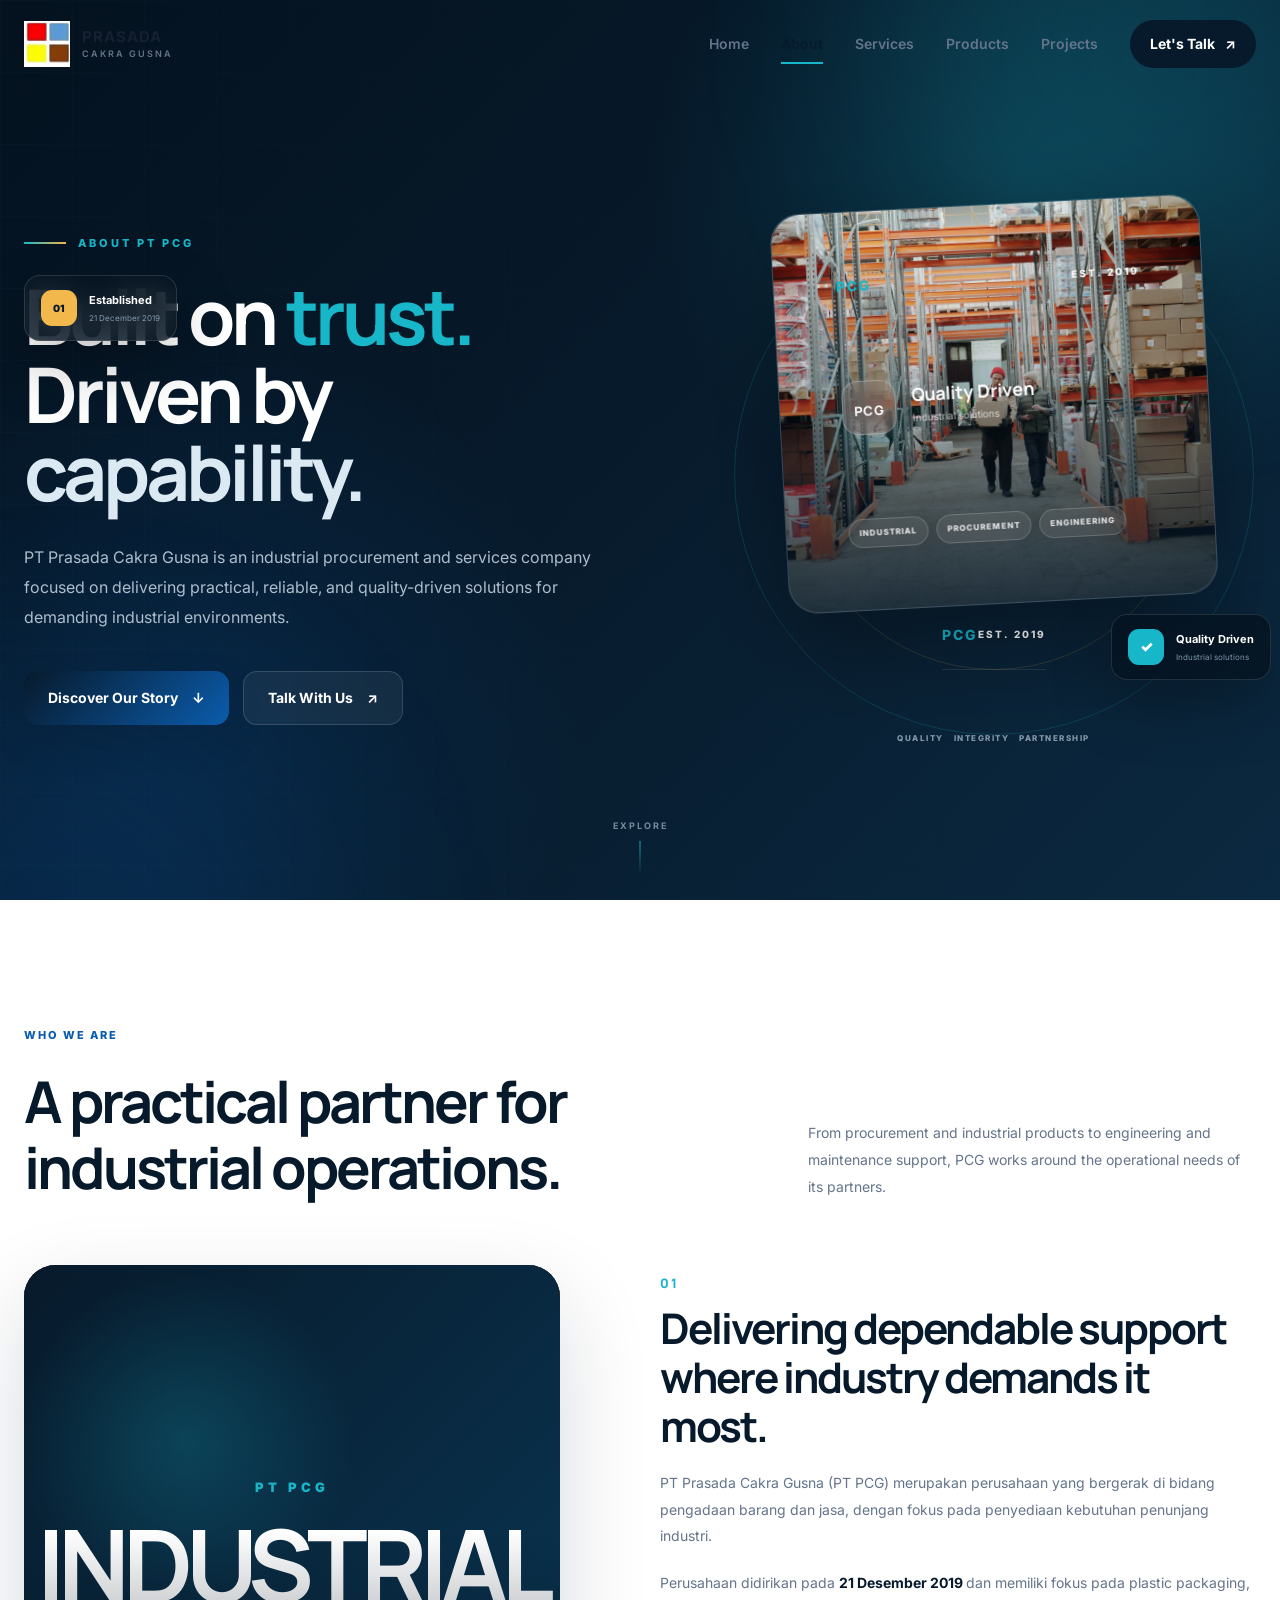
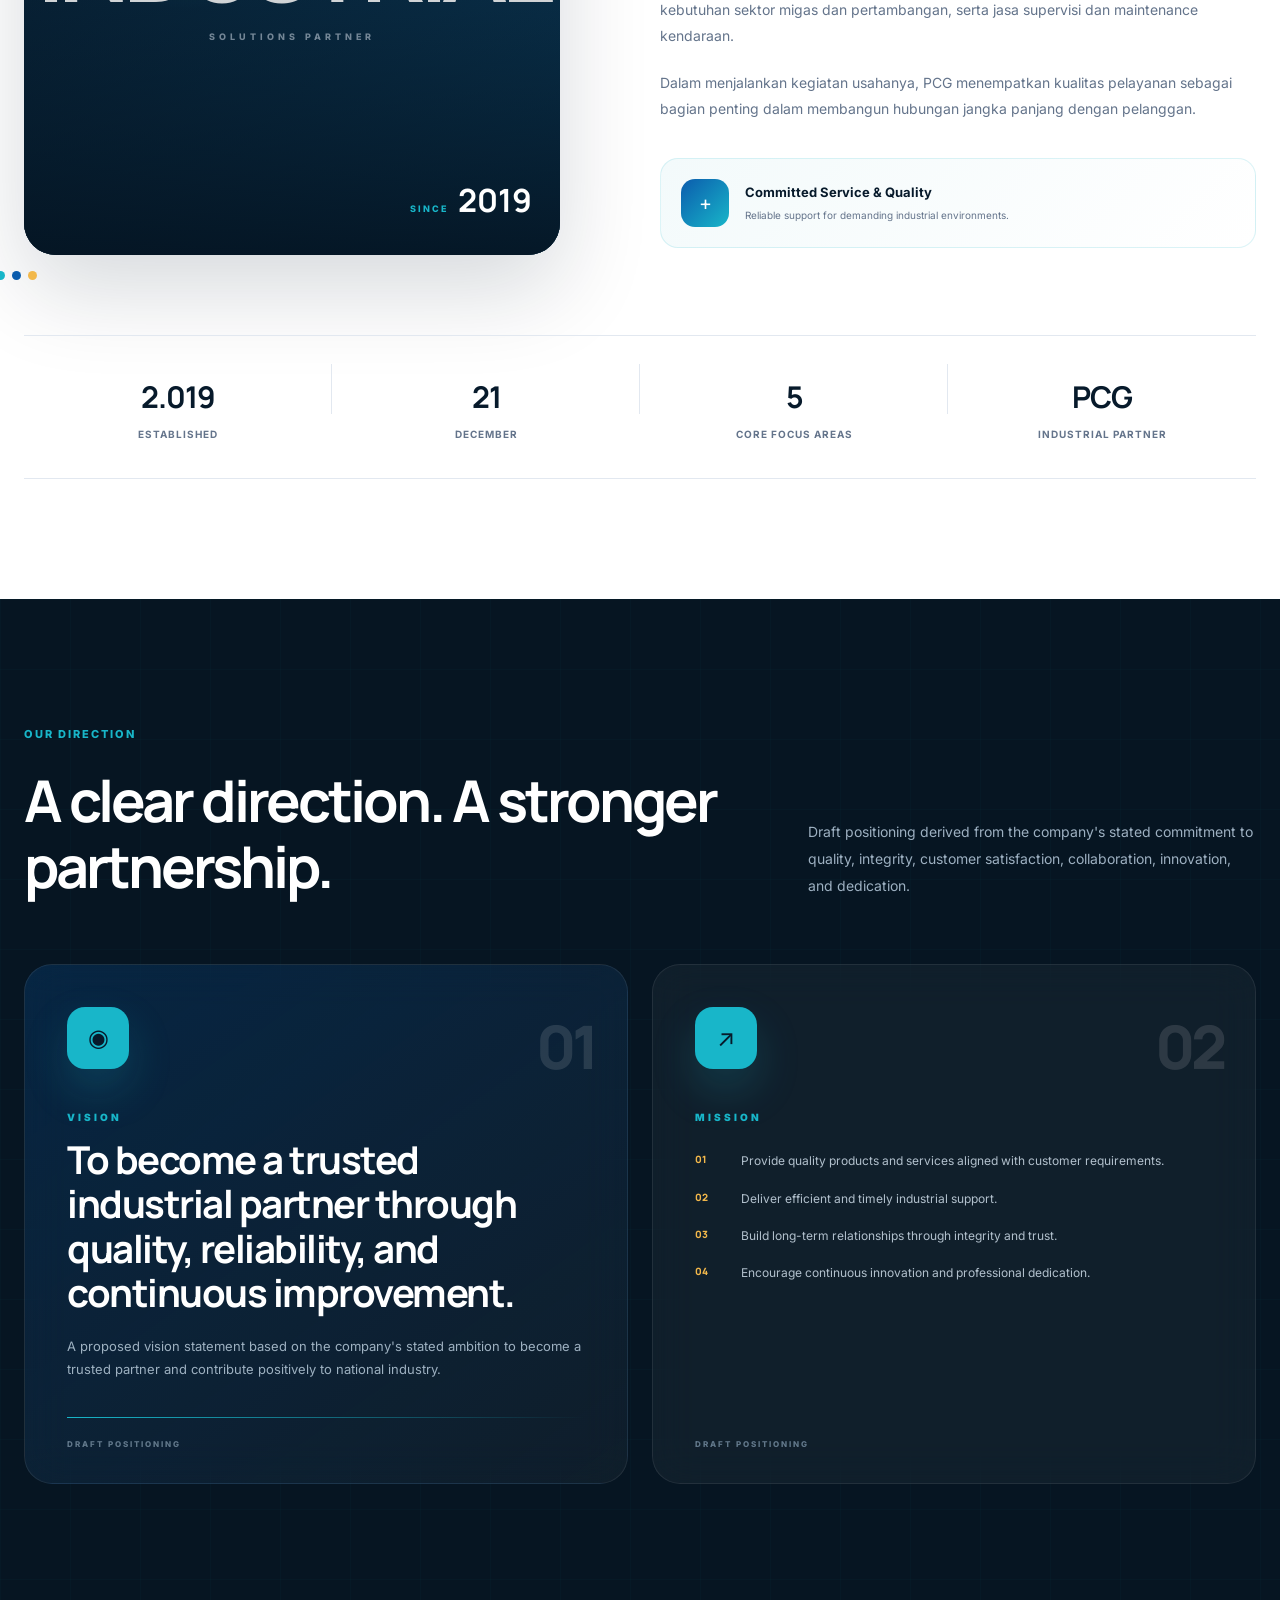
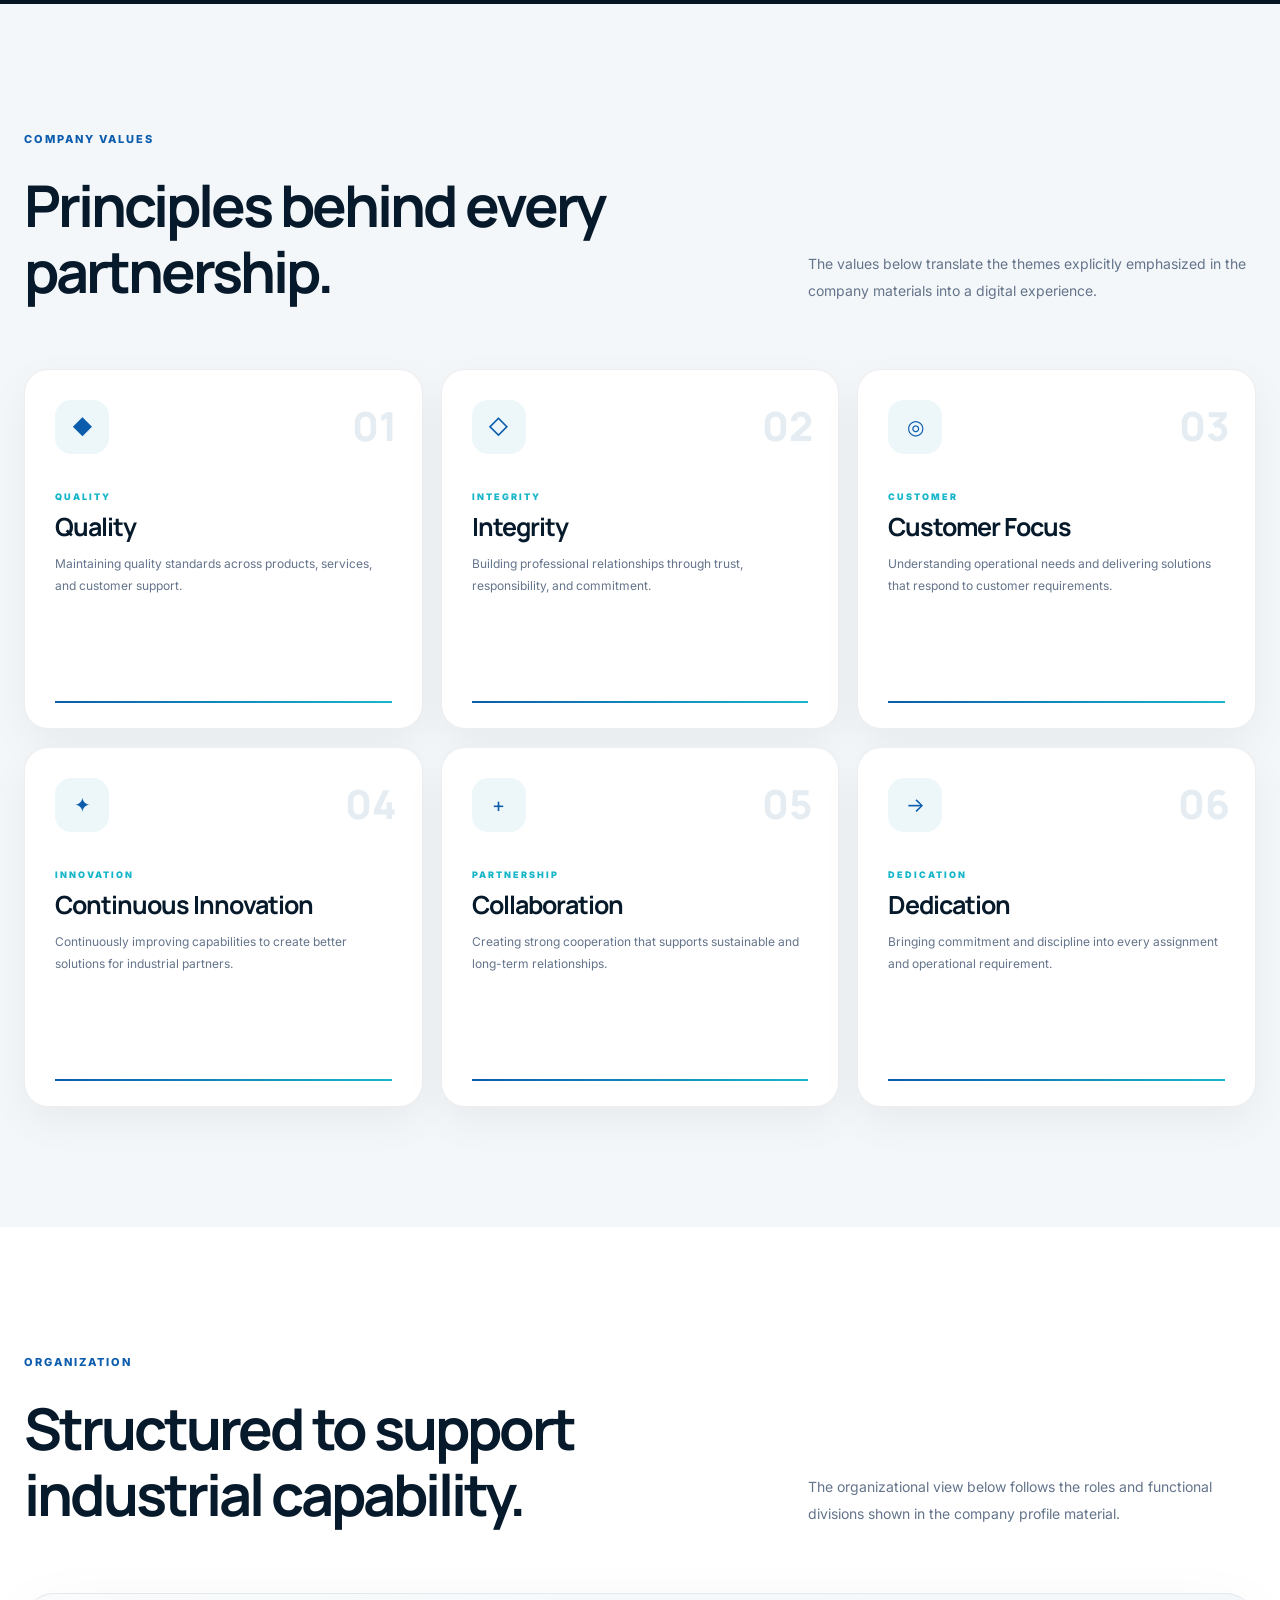
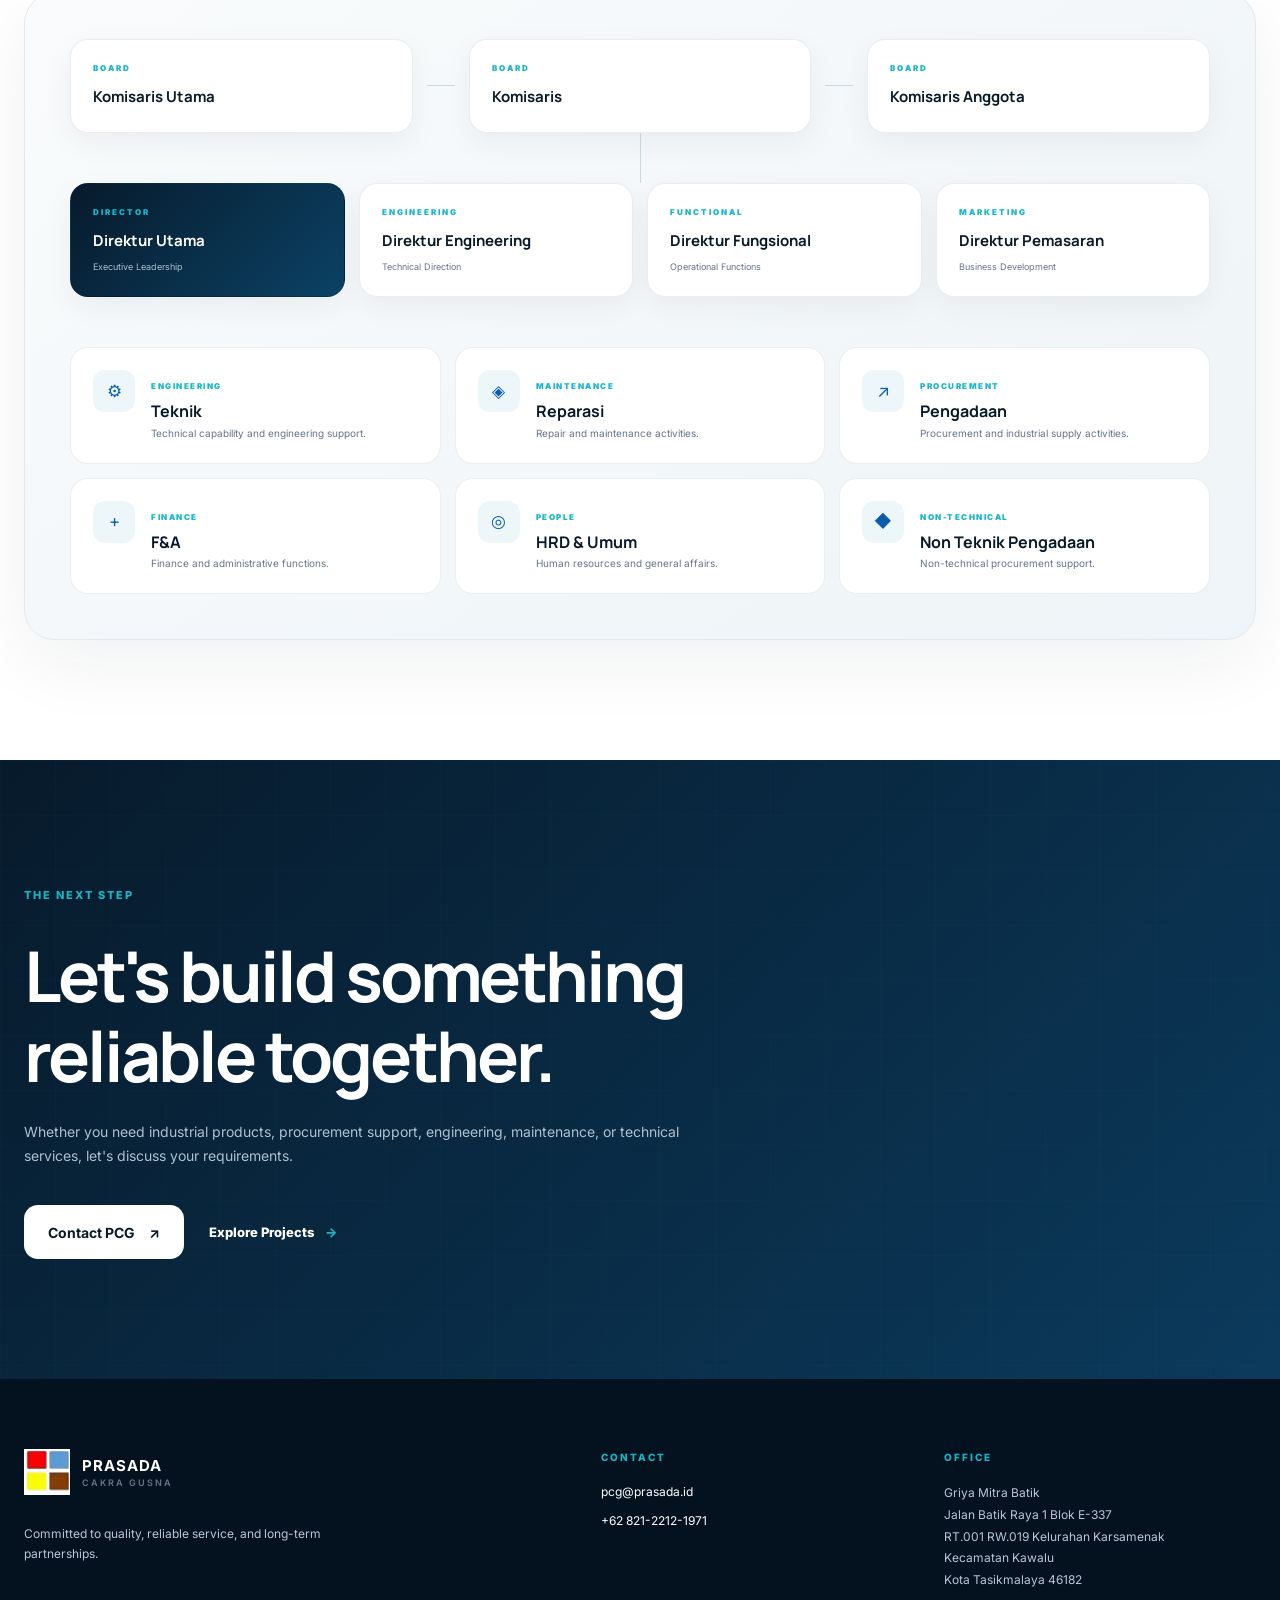
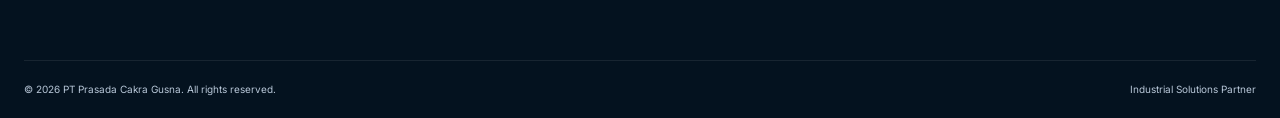
<file: about.html>
<!-- ==========================================================
    FILE: about.html
    PT PRASADA CAKRA GUSNA
    Premium About Experience
=========================================================== -->

<!DOCTYPE html>
<html lang="id">

<head>

    <meta charset="UTF-8">

    <meta
        name="viewport"
        content="width=device-width, initial-scale=1.0">

    <meta
        name="description"
        content="Discover PT Prasada Cakra Gusna — industrial procurement, engineering, technical services, and industrial support partner.">

    <meta
        name="theme-color"
        content="#071A2B">

    <title>
        About | PT Prasada Cakra Gusna
    </title>


    <!-- ======================================================
        GOOGLE FONTS
    ======================================================= -->

    <link rel="preconnect" href="https://fonts.googleapis.com">

    <link
        rel="preconnect"
        href="https://fonts.gstatic.com"
        crossorigin>

    <link
        href="https://fonts.googleapis.com/css2?family=Inter:wght@400;500;600;700&family=Manrope:wght@500;600;700;800&display=swap"
        rel="stylesheet">


    <!-- ======================================================
        MAIN CSS
    ======================================================= -->

    <link
        rel="stylesheet"
        href="css/style.css">


    <!-- ======================================================
        ABOUT CSS
    ======================================================= -->

    <link
        rel="stylesheet"
        href="css/about.css">

</head>


<body class="about-page">


    <!-- ======================================================
        PAGE LOADER
    ======================================================= -->

    <div
        id="pageLoader"
        class="page-loader">

        <div class="loader-inner">

            <div class="loader-logo">
                PCG
            </div>

            <div class="loader-line"></div>

        </div>

    </div>


    <!-- ======================================================
        NAVBAR
    ======================================================= -->

    <header
        id="navbar"
        class="navbar">

        <div class="container navbar-inner">

            <a
                href="index.html"
                class="brand">

                <img
                    src="assets/logo/pcg-logo.png"
                    alt="PT Prasada Cakra Gusna"
                    class="brand-logo">

                <div class="brand-text">

                    <strong>
                        PRASADA
                    </strong>

                    <span>
                        CAKRA GUSNA
                    </span>

                </div>

            </a>


            <!-- Desktop Navigation -->

            <nav class="desktop-nav">

                <a
                    href="index.html"
                    class="nav-link">

                    Home

                </a>


                <a
                    href="about.html"
                    class="nav-link active">

                    About

                </a>


                <a
                    href="index.html#services"
                    class="nav-link">

                    Services

                </a>


                <a
                    href="index.html#products"
                    class="nav-link">

                    Products

                </a>


                <a
                    href="index.html#projects"
                    class="nav-link">

                    Projects

                </a>


                <a
                    href="index.html#contact"
                    class="nav-cta">

                    Let's Talk

                    <span>
                        ↗
                    </span>

                </a>

            </nav>


            <!-- Mobile Button -->

            <button
                id="mobileMenuButton"
                class="mobile-menu-button"
                type="button"
                aria-label="Open navigation menu"
                aria-expanded="false">

                <span></span>
                <span></span>
                <span></span>

            </button>

        </div>


        <!-- Mobile Navigation -->

        <div
            id="mobileMenu"
            class="mobile-menu">

            <a href="index.html">
                Home
            </a>

            <a href="about.html">
                About
            </a>

            <a href="index.html#services">
                Services
            </a>

            <a href="index.html#products">
                Products
            </a>

            <a href="index.html#projects">
                Projects
            </a>

            <a href="index.html#contact">
                Contact
            </a>

        </div>

    </header>


    <!-- ======================================================
        MAIN
    ======================================================= -->

    <main>


        <!-- ==================================================
            ABOUT HERO
        =================================================== -->

        <section class="about-hero">

            <div class="about-hero-grid"></div>

            <div class="about-hero-glow about-hero-glow-one"></div>

            <div class="about-hero-glow about-hero-glow-two"></div>


            <div class="container about-hero-inner">


                <div class="about-hero-copy reveal">

                    <span class="about-kicker">

                        <span class="about-kicker-line"></span>

                        ABOUT PT PCG

                    </span>


                    <h1>

                        Built on
                        <span>
                            trust.
                        </span>

                        Driven by
                        <strong>
                            capability.
                        </strong>

                    </h1>


                    <p>

                        PT Prasada Cakra Gusna is an industrial
                        procurement and services company focused
                        on delivering practical, reliable, and
                        quality-driven solutions for demanding
                        industrial environments.

                    </p>


                    <div class="about-hero-actions">

                        <a
                            href="#company-story"
                            class="button button-primary">

                            Discover Our Story

                            <span>
                                ↓
                            </span>

                        </a>


                        <a
                            href="index.html#contact"
                            class="button button-secondary">

                            Talk With Us

                            <span>
                                ↗
                            </span>

                        </a>

                    </div>

                </div>


                <!-- Hero Visual -->

                <div
                    class="about-hero-visual reveal">


                    <div class="about-orbit orbit-large"></div>

                    <div class="about-orbit orbit-medium"></div>


                    <div class="about-hero-card">

                        <div class="about-card-image">

                            <img
                                src="assets/images/about/about.png"
                                alt="PT Prasada Cakra Gusna industrial operations"
                                loading="eager">

                            <div class="about-card-image-overlay"></div>

                        </div>


                        <div class="about-card-content">

                            <div class="about-card-top">

                                <span>
                                    PCG
                                </span>

                                <span>
                                    EST. 2019
                                </span>

                            </div>


                            <div class="about-card-main">

                                <div class="about-card-symbol">

                                    <span>
                                        PCG
                                    </span>

                                </div>


                                <div>

                                    <strong>
                                        Quality Driven
                                    </strong>

                                    <small>
                                        Industrial solutions
                                    </small>

                                </div>

                            </div>


                            <div class="about-card-bottom">

                                <span>
                                    INDUSTRIAL
                                </span>

                                <span>
                                    PROCUREMENT
                                </span>

                                <span>
                                    ENGINEERING
                                </span>

                            </div>

                        </div>

                    </div>
                        <div class="about-card-top">

                            <span>
                                PCG
                            </span>

                            <span>
                                EST. 2019
                            </span>

                        </div>


                        <div class="about-card-line"></div>


                        <div class="about-card-footer">

                            <span>
                                QUALITY
                            </span>

                            <span>
                                INTEGRITY
                            </span>

                            <span>
                                PARTNERSHIP
                            </span>

                        </div>

                    </div>


                    <div class="hero-float-tag hero-float-tag-one">

                        <span>
                            01
                        </span>

                        <div>

                            <strong>
                                Established
                            </strong>

                            <small>
                                21 December 2019
                            </small>

                        </div>

                    </div>


                    <div class="hero-float-tag hero-float-tag-two">

                        <span>
                            ✓
                        </span>

                        <div>

                            <strong>
                                Quality Driven
                            </strong>

                            <small>
                                Industrial solutions
                            </small>

                        </div>

                    </div>

                </div>

            </div>


            <div class="about-scroll">

                <span>
                    Explore
                </span>

                <div></div>

            </div>

        </section>


        <!-- ==================================================
            COMPANY INTRO
        =================================================== -->

        <section
            id="company-story"
            class="about-story section">

            <div class="container">


                <div class="about-section-heading reveal">

                    <div>

                        <span class="section-label">
                            WHO WE ARE
                        </span>

                        <h2>

                            A practical partner
                            for industrial operations.

                        </h2>

                    </div>


                    <p>

                        From procurement and industrial products
                        to engineering and maintenance support,
                        PCG works around the operational needs
                        of its partners.

                    </p>

                </div>


                <div class="story-layout">


                    <!-- Story Visual -->

                    <div
                        class="story-visual reveal">


                        <div class="story-image-frame">

                            <img
                                src="assets/images/about/company-story.png"
                                alt="Industrial activity supported by PT Prasada Cakra Gusna"
                                loading="lazy">


                            <div class="story-fallback-content">

                                <span>
                                    PT PCG
                                </span>

                                <strong>
                                    INDUSTRIAL
                                </strong>

                                <small>
                                    SOLUTIONS PARTNER
                                </small>

                            </div>


                            <div class="story-image-overlay"></div>


                            <div class="story-image-caption">

                                <span>
                                    SINCE
                                </span>

                                <strong>
                                    2019
                                </strong>

                            </div>

                        </div>


                        <div class="story-decoration">

                            <span></span>
                            <span></span>
                            <span></span>

                        </div>

                    </div>


                    <!-- Story Content -->

                    <div
                        class="story-content reveal">

                        <div class="story-index">
                            01
                        </div>


                        <h3>

                            Delivering dependable
                            support where industry
                            demands it most.

                        </h3>


                        <p>

                            PT Prasada Cakra Gusna (PT PCG)
                            merupakan perusahaan yang bergerak
                            di bidang pengadaan barang dan jasa,
                            dengan fokus pada penyediaan kebutuhan
                            penunjang industri.

                        </p>


                        <p>

                            Perusahaan didirikan pada
                            <strong>
                                21 Desember 2019
                            </strong>
                            dan memiliki fokus pada plastic
                            packaging, kebutuhan sektor migas
                            dan pertambangan, serta jasa supervisi
                            dan maintenance kendaraan.

                        </p>


                        <p>

                            Dalam menjalankan kegiatan usahanya,
                            PCG menempatkan kualitas pelayanan
                            sebagai bagian penting dalam membangun
                            hubungan jangka panjang dengan pelanggan.

                        </p>


                        <div class="story-highlight">

                            <div class="story-highlight-icon">
                                +
                            </div>

                            <div>

                                <strong>
                                    Committed Service & Quality
                                </strong>

                                <span>
                                    Reliable support for demanding
                                    industrial environments.
                                </span>

                            </div>

                        </div>

                    </div>

                </div>


                <!-- Stats -->

                <div class="about-stats reveal">


                    <div class="about-stat">

                        <strong
                            data-counter="2019">
                            0
                        </strong>

                        <span>
                            Established
                        </span>

                    </div>


                    <div class="about-stat">

                        <strong
                            data-counter="21">
                            0
                        </strong>

                        <span>
                            December
                        </span>

                    </div>


                    <div class="about-stat">

                        <strong
                            data-counter="5">
                            0
                        </strong>

                        <span>
                            Core Focus Areas
                        </span>

                    </div>


                    <div class="about-stat">

                        <strong>
                            PCG
                        </strong>

                        <span>
                            Industrial Partner
                        </span>

                    </div>

                </div>

            </div>

        </section>


        <!-- ==================================================
            VISION & MISSION
        =================================================== -->

        <section class="direction-section section">

            <div class="direction-background"></div>


            <div class="container">


                <div class="about-section-heading light-heading reveal">

                    <div>

                        <span class="section-label light">
                            OUR DIRECTION
                        </span>

                        <h2>

                            A clear direction.
                            A stronger partnership.

                        </h2>

                    </div>


                    <p>

                        Draft positioning derived from the
                        company's stated commitment to quality,
                        integrity, customer satisfaction,
                        collaboration, innovation, and dedication.

                    </p>

                </div>


                <div class="direction-grid">


                    <!-- Vision -->

                    <article
                        class="direction-card direction-card-main reveal">

                        <div class="direction-number">
                            01
                        </div>


                        <div class="direction-icon">
                            ◉
                        </div>


                        <span class="direction-label">
                            VISION
                        </span>


                        <h3>

                            To become a trusted industrial
                            partner through quality,
                            reliability, and continuous
                            improvement.

                        </h3>


                        <p>

                            A proposed vision statement based
                            on the company's stated ambition
                            to become a trusted partner and
                            contribute positively to national
                            industry.

                        </p>


                        <div class="direction-line"></div>


                        <span class="direction-note">
                            DRAFT POSITIONING
                        </span>

                    </article>


                    <!-- Mission -->

                    <article
                        class="direction-card reveal">

                        <div class="direction-number">
                            02
                        </div>


                        <div class="direction-icon">
                            ↗
                        </div>


                        <span class="direction-label">
                            MISSION
                        </span>


                        <ul class="mission-list">

                            <li>

                                <span>01</span>

                                <p>
                                    Provide quality products
                                    and services aligned with
                                    customer requirements.
                                </p>

                            </li>


                            <li>

                                <span>02</span>

                                <p>
                                    Deliver efficient and timely
                                    industrial support.
                                </p>

                            </li>


                            <li>

                                <span>03</span>

                                <p>
                                    Build long-term relationships
                                    through integrity and trust.
                                </p>

                            </li>


                            <li>

                                <span>04</span>

                                <p>
                                    Encourage continuous
                                    innovation and professional
                                    dedication.
                                </p>

                            </li>

                        </ul>


                        <span class="direction-note">
                            DRAFT POSITIONING
                        </span>

                    </article>

                </div>

            </div>

        </section>


        <!-- ==================================================
            COMPANY VALUES
        =================================================== -->

        <section class="values-section section">

            <div class="container">


                <div class="about-section-heading reveal">

                    <div>

                        <span class="section-label">
                            COMPANY VALUES
                        </span>

                        <h2>

                            Principles behind
                            every partnership.

                        </h2>

                    </div>


                    <p>

                        The values below translate the themes
                        explicitly emphasized in the company
                        materials into a digital experience.

                    </p>

                </div>


                <div class="premium-values-grid">


                    <article
                        class="premium-value-card value-quality reveal">

                        <div class="premium-value-number">
                            01
                        </div>

                        <div class="premium-value-icon">
                            ◆
                        </div>

                        <span>
                            QUALITY
                        </span>

                        <h3>
                            Quality
                        </h3>

                        <p>

                            Maintaining quality standards
                            across products, services,
                            and customer support.

                        </p>

                        <div class="value-progress">

                            <span></span>

                        </div>

                    </article>


                    <article
                        class="premium-value-card value-integrity reveal">

                        <div class="premium-value-number">
                            02
                        </div>

                        <div class="premium-value-icon">
                            ◇
                        </div>

                        <span>
                            INTEGRITY
                        </span>

                        <h3>
                            Integrity
                        </h3>

                        <p>

                            Building professional relationships
                            through trust, responsibility,
                            and commitment.

                        </p>

                        <div class="value-progress">

                            <span></span>

                        </div>

                    </article>


                    <article
                        class="premium-value-card value-customer reveal">

                        <div class="premium-value-number">
                            03
                        </div>

                        <div class="premium-value-icon">
                            ◎
                        </div>

                        <span>
                            CUSTOMER
                        </span>

                        <h3>
                            Customer Focus
                        </h3>

                        <p>

                            Understanding operational needs
                            and delivering solutions that
                            respond to customer requirements.

                        </p>

                        <div class="value-progress">

                            <span></span>

                        </div>

                    </article>


                    <article
                        class="premium-value-card value-innovation reveal">

                        <div class="premium-value-number">
                            04
                        </div>

                        <div class="premium-value-icon">
                            ✦
                        </div>

                        <span>
                            INNOVATION
                        </span>

                        <h3>
                            Continuous Innovation
                        </h3>

                        <p>

                            Continuously improving capabilities
                            to create better solutions for
                            industrial partners.

                        </p>

                        <div class="value-progress">

                            <span></span>

                        </div>

                    </article>


                    <article
                        class="premium-value-card value-partnership reveal">

                        <div class="premium-value-number">
                            05
                        </div>

                        <div class="premium-value-icon">
                            +
                        </div>

                        <span>
                            PARTNERSHIP
                        </span>

                        <h3>
                            Collaboration
                        </h3>

                        <p>

                            Creating strong cooperation that
                            supports sustainable and long-term
                            relationships.

                        </p>

                        <div class="value-progress">

                            <span></span>

                        </div>

                    </article>


                    <article
                        class="premium-value-card value-dedication reveal">

                        <div class="premium-value-number">
                            06
                        </div>

                        <div class="premium-value-icon">
                            →
                        </div>

                        <span>
                            DEDICATION
                        </span>

                        <h3>
                            Dedication
                        </h3>

                        <p>

                            Bringing commitment and discipline
                            into every assignment and
                            operational requirement.

                        </p>

                        <div class="value-progress">

                            <span></span>

                        </div>

                    </article>

                </div>

            </div>

        </section>


        <!-- ==================================================
            ORGANIZATION
        =================================================== -->

        <section class="organization-section section">

            <div class="container">


                <div class="about-section-heading reveal">

                    <div>

                        <span class="section-label">
                            ORGANIZATION
                        </span>

                        <h2>

                            Structured to support
                            industrial capability.

                        </h2>

                    </div>


                    <p>

                        The organizational view below follows
                        the roles and functional divisions
                        shown in the company profile material.

                    </p>

                </div>


                <div class="organization-wrapper reveal">


                    <!-- Executive -->

                    <div class="org-level org-executive">


                        <div class="org-node org-board">

                            <span class="org-node-label">
                                BOARD
                            </span>

                            <strong>
                                Komisaris Utama
                            </strong>

                        </div>


                        <div class="org-connector"></div>


                        <div class="org-node org-board">

                            <span class="org-node-label">
                                BOARD
                            </span>

                            <strong>
                                Komisaris
                            </strong>

                        </div>


                        <div class="org-connector"></div>


                        <div class="org-node org-board">

                            <span class="org-node-label">
                                BOARD
                            </span>

                            <strong>
                                Komisaris Anggota
                            </strong>

                        </div>

                    </div>


                    <div class="org-main-line"></div>


                    <!-- Directors -->

                    <div class="org-level org-directors">


                        <article class="org-node org-primary">

                            <span class="org-node-label">
                                DIRECTOR
                            </span>

                            <strong>
                                Direktur Utama
                            </strong>

                            <small>
                                Executive Leadership
                            </small>

                        </article>


                        <article class="org-node">

                            <span class="org-node-label">
                                ENGINEERING
                            </span>

                            <strong>
                                Direktur Engineering
                            </strong>

                            <small>
                                Technical Direction
                            </small>

                        </article>


                        <article class="org-node">

                            <span class="org-node-label">
                                FUNCTIONAL
                            </span>

                            <strong>
                                Direktur Fungsional
                            </strong>

                            <small>
                                Operational Functions
                            </small>

                        </article>


                        <article class="org-node">

                            <span class="org-node-label">
                                MARKETING
                            </span>

                            <strong>
                                Direktur Pemasaran
                            </strong>

                            <small>
                                Business Development
                            </small>

                        </article>

                    </div>


                    <!-- Functional Divisions -->

                    <div class="org-functional-grid">


                        <article class="org-function reveal">

                            <div class="org-function-icon">
                                ⚙
                            </div>

                            <div>

                                <span>
                                    ENGINEERING
                                </span>

                                <h3>
                                    Teknik
                                </h3>

                                <p>
                                    Technical capability
                                    and engineering support.
                                </p>

                            </div>

                        </article>


                        <article class="org-function reveal">

                            <div class="org-function-icon">
                                ◈
                            </div>

                            <div>

                                <span>
                                    MAINTENANCE
                                </span>

                                <h3>
                                    Reparasi
                                </h3>

                                <p>
                                    Repair and maintenance
                                    activities.
                                </p>

                            </div>

                        </article>


                        <article class="org-function reveal">

                            <div class="org-function-icon">
                                ↗
                            </div>

                            <div>

                                <span>
                                    PROCUREMENT
                                </span>

                                <h3>
                                    Pengadaan
                                </h3>

                                <p>
                                    Procurement and industrial
                                    supply activities.
                                </p>

                            </div>

                        </article>


                        <article class="org-function reveal">

                            <div class="org-function-icon">
                                +
                            </div>

                            <div>

                                <span>
                                    FINANCE
                                </span>

                                <h3>
                                    F&A
                                </h3>

                                <p>
                                    Finance and administrative
                                    functions.
                                </p>

                            </div>

                        </article>


                        <article class="org-function reveal">

                            <div class="org-function-icon">
                                ◎
                            </div>

                            <div>

                                <span>
                                    PEOPLE
                                </span>

                                <h3>
                                    HRD & Umum
                                </h3>

                                <p>
                                    Human resources and
                                    general affairs.
                                </p>

                            </div>

                        </article>


                        <article class="org-function reveal">

                            <div class="org-function-icon">
                                ◆
                            </div>

                            <div>

                                <span>
                                    NON-TECHNICAL
                                </span>

                                <h3>
                                    Non Teknik Pengadaan
                                </h3>

                                <p>
                                    Non-technical procurement
                                    support.
                                </p>

                            </div>

                        </article>

                    </div>

                </div>

            </div>

        </section>


        <!-- ==================================================
            CLOSING CTA
        =================================================== -->

        <section class="about-cta">

            <div class="about-cta-grid"></div>


            <div class="container">

                <div class="about-cta-inner reveal">

                    <span class="section-label light">
                        THE NEXT STEP
                    </span>


                    <h2>

                        Let's build something
                        reliable together.

                    </h2>


                    <p>

                        Whether you need industrial products,
                        procurement support, engineering,
                        maintenance, or technical services,
                        let's discuss your requirements.

                    </p>


                    <div class="about-cta-actions">

                        <a
                            href="index.html#contact"
                            class="button button-light">

                            Contact PCG

                            <span>
                                ↗
                            </span>

                        </a>


                        <a
                            href="index.html#projects"
                            class="about-cta-link">

                            Explore Projects

                            <span>
                                →
                            </span>

                        </a>

                    </div>

                </div>

            </div>

        </section>

    </main>


    <!-- ======================================================
        FOOTER
    ======================================================= -->

    <footer class="footer">

        <div class="container footer-inner">


            <div>

                <a
                    href="index.html"
                    class="brand footer-brand">

                    <img
                        src="assets/logo/pcg-logo.png"
                        alt="PT Prasada Cakra Gusna"
                        class="brand-logo">

                    <div class="brand-text">

                        <strong>
                            PRASADA
                        </strong>

                        <span>
                            CAKRA GUSNA
                        </span>

                    </div>

                </a>


                <p class="footer-description">

                    Committed to quality,
                    reliable service, and
                    long-term partnerships.

                </p>

            </div>


            <div class="footer-contact">

                <span>
                    CONTACT
                </span>

                <a href="mailto:pcg@prasada.id">
                    pcg@prasada.id
                </a>

                <a href="tel:+6282122121971">
                    +62 821-2212-1971
                </a>

            </div>


            <div class="footer-address">

                <span>
                    OFFICE
                </span>

                <p>

                    Griya Mitra Batik<br>
                    Jalan Batik Raya 1 Blok E-337<br>
                    RT.001 RW.019 Kelurahan Karsamenak<br>
                    Kecamatan Kawalu<br>
                    Kota Tasikmalaya 46182

                </p>

            </div>

        </div>


        <div class="container footer-bottom">

            <span>
                © 2026 PT Prasada Cakra Gusna.
                All rights reserved.
            </span>

            <span>
                Industrial Solutions Partner
            </span>

        </div>

    </footer>


    <!-- ======================================================
        ABOUT JAVASCRIPT
    ======================================================= -->

    <script src="js/about.js"></script>

</body>

</html>
</file>
<file: css/style.css>
/* ==========================================================
   FILE: css/style.css
   PT PRASADA CAKRA GUSNA
=========================================================== */

:root {

    --navy: #071a2b;
    --navy-light: #0d2942;
    --blue: #0b5cad;
    --cyan: #18b6c9;
    --gold: #f2b84b;

    --white: #ffffff;
    --off-white: #f5f7fa;

    --text: #172033;
    --muted: #64748b;
    --border: #e2e8f0;

    --shadow:
        0 25px 60px rgba(7, 26, 43, 0.10);

    --shadow-hover:
        0 35px 80px rgba(7, 26, 43, 0.16);

    --radius-lg: 28px;
    --radius-md: 20px;

    --container: 1240px;

    --transition:
        300ms cubic-bezier(0.22, 1, 0.36, 1);

}


* {
    margin: 0;
    padding: 0;
    box-sizing: border-box;
}


html {
    scroll-behavior: smooth;
}


body {

    font-family:
        "Inter",
        sans-serif;

    color: var(--text);

    background:
        var(--off-white);

    line-height: 1.7;

    overflow-x: hidden;

}


body.loading {
    overflow: hidden;
}


h1,
h2,
h3,
h4 {

    font-family:
        "Manrope",
        sans-serif;

    line-height: 1.15;

}


a {
    color: inherit;
    text-decoration: none;
}


img {

    display: block;

    max-width: 100%;

}


button {
    font: inherit;
}


.container {

    width: min(
        calc(100% - 48px),
        var(--container)
    );

    margin-inline: auto;

}


/* ==========================================================
   LOADER
=========================================================== */

.page-loader {

    position: fixed;

    inset: 0;

    z-index: 9999;

    display: grid;

    place-items: center;

    background: var(--navy);

    transition:
        opacity 600ms ease,
        visibility 600ms ease;

}


.page-loader.hidden {

    opacity: 0;

    visibility: hidden;

}


.loader-inner {

    text-align: center;

}


.loader-logo {

    color: var(--white);

    font-family:
        "Manrope",
        sans-serif;

    font-size: 48px;

    font-weight: 800;

    letter-spacing: -2px;

}


.loader-line {

    width: 120px;

    height: 3px;

    margin: 18px auto 0;

    background:
        linear-gradient(
            90deg,
            var(--blue),
            var(--cyan),
            var(--gold)
        );

    transform-origin: left;

    animation:
        loaderLine 1.2s ease infinite;

}


@keyframes loaderLine {

    0% {
        transform: scaleX(0);
    }

    50% {
        transform: scaleX(1);
    }

    100% {
        transform: scaleX(0);
        transform-origin: right;
    }

}


/* ==========================================================
   NAVBAR
=========================================================== */

.navbar {

    position: fixed;

    top: 0;
    left: 0;
    right: 0;

    z-index: 1000;

    transition:
        background var(--transition),
        box-shadow var(--transition);

}


.navbar.scrolled {

    background:
        rgba(255, 255, 255, 0.92);

    backdrop-filter:
        blur(20px);

    box-shadow:
        0 10px 40px rgba(7, 26, 43, 0.08);

}


.navbar-inner {

    min-height: 88px;

    display: flex;

    align-items: center;

    justify-content: space-between;

}


.brand {

    display: inline-flex;

    align-items: center;

    gap: 12px;

}


.brand-logo {
    width: 46px;
    height: 46px;
    flex: 0 0 46px;
    object-fit: contain;
    display: block;
}

.brand-mark {

    width: 44px;
    height: 44px;

    display: grid;

    place-items: center;

    border-radius: 12px;

    background:
        linear-gradient(
            135deg,
            var(--blue),
            var(--cyan)
        );

    color: var(--white);

    font-family:
        "Manrope",
        sans-serif;

    font-size: 13px;

    font-weight: 800;

    letter-spacing: 1px;

    box-shadow:
        0 8px 24px rgba(11, 92, 173, 0.25);

}


.brand-text {

    display: flex;

    flex-direction: column;

    line-height: 1.05;

}


.brand-text strong {

    font-size: 15px;

    letter-spacing: 1px;

}


.brand-text span {

    margin-top: 4px;

    color: var(--muted);

    font-size: 9px;

    font-weight: 600;

    letter-spacing: 2px;

}


.desktop-nav {

    display: flex;

    align-items: center;

    gap: 32px;

}


.nav-link {

    position: relative;

    color: var(--muted);

    font-size: 14px;

    font-weight: 600;

    transition:
        color var(--transition);

}


.nav-link::after {

    content: "";

    position: absolute;

    left: 0;

    bottom: -8px;

    width: 0;

    height: 2px;

    background: var(--cyan);

    transition:
        width var(--transition);

}


.nav-link:hover,
.nav-link.active {

    color: var(--navy);

}


.nav-link:hover::after,
.nav-link.active::after {

    width: 100%;

}


.nav-cta {

    display: inline-flex;

    align-items: center;

    gap: 10px;

    padding: 12px 20px;

    border-radius: 999px;

    color: var(--white);

    background: var(--navy);

    font-size: 14px;

    font-weight: 700;

    transition:
        transform var(--transition),
        background var(--transition),
        box-shadow var(--transition);

}


.nav-cta:hover {

    transform: translateY(-2px);

    background: var(--blue);

    box-shadow:
        0 12px 30px rgba(11, 92, 173, 0.25);

}


.mobile-menu-button {

    display: none;

    width: 44px;
    height: 44px;

    border: 0;

    background: transparent;

    cursor: pointer;

}


.mobile-menu-button span {

    display: block;

    width: 24px;

    height: 2px;

    margin: 5px auto;

    background: var(--navy);

}


.mobile-menu {

    display: none;

}


/* ==========================================================
   HERO
=========================================================== */

.hero {

    position: relative;

    min-height: 100vh;

    display: flex;

    align-items: center;

    padding:
        140px 0 90px;

    overflow: hidden;

    background:

        radial-gradient(
            circle at 75% 35%,
            rgba(24, 182, 201, 0.12),
            transparent 32%
        ),

        linear-gradient(
            135deg,
            #f7fafc 0%,
            #eef5fa 100%
        );

}


.hero-grid {

    position: absolute;

    inset: 0;

    opacity: 0.35;

    background-image:

        linear-gradient(
            rgba(11, 92, 173, 0.06) 1px,
            transparent 1px
        ),

        linear-gradient(
            90deg,
            rgba(11, 92, 173, 0.06) 1px,
            transparent 1px
        );

    background-size:
        60px 60px;

    mask-image:
        linear-gradient(
            to right,
            black,
            transparent
        );

}


.hero-glow {

    position: absolute;

    width: 450px;
    height: 450px;

    border-radius: 50%;

    filter: blur(100px);

    pointer-events: none;

}


.hero-glow-one {

    top: 10%;

    right: -150px;

    background:
        rgba(24, 182, 201, 0.16);

}


.hero-glow-two {

    bottom: -200px;

    left: -150px;

    background:
        rgba(11, 92, 173, 0.12);

}


.hero-content {

    position: relative;

    z-index: 2;

    display: grid;

    grid-template-columns:
        minmax(0, 1fr)
        minmax(0, 0.9fr);

    gap: 80px;

    align-items: center;

}


.eyebrow,
.section-label {

    display: inline-flex;

    align-items: center;

    gap: 10px;

    color: var(--blue);

    font-size: 11px;

    font-weight: 800;

    letter-spacing: 2px;

}


.eyebrow-dot {

    width: 8px;
    height: 8px;

    border-radius: 50%;

    background: var(--cyan);

    box-shadow:
        0 0 0 6px rgba(24, 182, 201, 0.12);

}


.hero h1 {

    max-width: 760px;

    margin-top: 24px;

    color: var(--navy);

    font-size:
        clamp(48px, 6vw, 78px);

    letter-spacing: -4px;

}


.hero h1 span {

    color: var(--blue);

}


.hero h1 strong {

    display: block;

    color: var(--navy);

}


.hero-description {

    max-width: 620px;

    margin-top: 28px;

    color: var(--muted);

    font-size: 17px;

}


.hero-actions {

    display: flex;

    flex-wrap: wrap;

    gap: 14px;

    margin-top: 36px;

}


.button {

    display: inline-flex;

    align-items: center;

    justify-content: center;

    gap: 14px;

    min-height: 54px;

    padding:
        0 24px;

    border-radius: 14px;

    font-size: 14px;

    font-weight: 700;

    transition:
        transform var(--transition),
        box-shadow var(--transition),
        background var(--transition);

}


.button-primary {

    color: var(--white);

    background:
        linear-gradient(
            135deg,
            var(--navy),
            var(--blue)
        );

    box-shadow:
        0 15px 35px rgba(7, 26, 43, 0.18);

}


.button-primary:hover {

    transform: translateY(-3px);

    box-shadow:
        0 22px 45px rgba(7, 26, 43, 0.24);

}


.button-secondary {

    color: var(--navy);

    background:
        rgba(255, 255, 255, 0.75);

    border:
        1px solid var(--border);

}


.button-secondary:hover {

    transform: translateY(-3px);

    background: var(--white);

}


.button-light {

    color: var(--navy);

    background: var(--white);

}


.hero-trust {

    display: flex;

    align-items: center;

    gap: 24px;

    margin-top: 48px;

}


.hero-trust div:not(.trust-divider) {

    display: flex;

    flex-direction: column;

}


.hero-trust strong {

    color: var(--navy);

    font-family:
        "Manrope",
        sans-serif;

    font-size: 17px;

}


.hero-trust span {

    color: var(--muted);

    font-size: 11px;

}


.trust-divider {

    width: 1px;

    height: 34px;

    background: var(--border);

}


/* ==========================================================
   HERO IMAGE
=========================================================== */

.hero-visual {

    position: relative;

}


.hero-image-wrapper {

    position: relative;

    padding: 18px;

}


.hero-image-wrapper::before {

    content: "";

    position: absolute;

    inset: 0;

    border-radius: 40px;

    border:
        1px solid rgba(24, 182, 201, 0.25);

    transform:
        rotate(3deg);

}


.hero-image {

    position: relative;

    width: 100%;

    height: 620px;

    object-fit: cover;

    border-radius: 32px;

    box-shadow:
        0 35px 80px rgba(7, 26, 43, 0.22);

}


.hero-image-overlay {

    position: absolute;

    inset: 18px;

    border-radius: 32px;

    background:
        linear-gradient(
            180deg,
            transparent 45%,
            rgba(7, 26, 43, 0.58)
        );

    pointer-events: none;

}


.hero-image-glow {

    position: absolute;

    inset: 10%;

    background:
        var(--cyan);

    filter: blur(80px);

    opacity: 0.12;

}


.floating-card {

    position: absolute;

    z-index: 3;

    display: flex;

    align-items: center;

    gap: 14px;

    padding: 16px 18px;

    border-radius: 18px;

    background:
        rgba(255, 255, 255, 0.92);

    backdrop-filter:
        blur(16px);

    box-shadow:
        0 20px 50px rgba(7, 26, 43, 0.16);

}


.floating-card strong {

    display: block;

    color: var(--navy);

    font-size: 13px;

}


.floating-card span {

    display: block;

    color: var(--muted);

    font-size: 10px;

}


.floating-card-top {

    top: 70px;

    left: -35px;

}


.floating-card-bottom {

    right: -35px;

    bottom: 65px;

}


.floating-icon {

    width: 38px;
    height: 38px;

    display: grid;

    place-items: center;

    border-radius: 12px;

    color: var(--white) !important;

    background: var(--cyan);

    font-size: 18px !important;

}


.floating-number {

    width: 38px;
    height: 38px;

    display: grid;

    place-items: center;

    border-radius: 12px;

    color: var(--navy) !important;

    background: var(--gold);

    font-size: 12px !important;

    font-weight: 800;

}


.scroll-indicator {

    position: absolute;

    bottom: 28px;

    left: 50%;

    transform:
        translateX(-50%);

    display: flex;

    flex-direction: column;

    align-items: center;

    gap: 8px;

    color: var(--muted);

    font-size: 10px;

    letter-spacing: 1px;

    text-transform: uppercase;

}


.scroll-line {

    width: 1px;

    height: 36px;

    background:
        linear-gradient(
            to bottom,
            var(--cyan),
            transparent
        );

}


/* ==========================================================
   GENERAL SECTIONS
=========================================================== */

.section {

    padding:
        120px 0;

}


.section-header {

    display: grid;

    grid-template-columns:
        minmax(0, 1.1fr)
        minmax(0, 0.7fr);

    gap: 80px;

    align-items: end;

    margin-bottom: 60px;

}


.section-label {

    margin-bottom: 18px;

}


.section-header h2 {

    max-width: 720px;

    color: var(--navy);

    font-size:
        clamp(36px, 4vw, 56px);

    letter-spacing: -2.5px;

}


.section-header > p {

    color: var(--muted);

    font-size: 15px;

}


/* ==========================================================
   ABOUT
=========================================================== */

.about-section {

    background: var(--white);

}


.about-grid {

    display: grid;

    grid-template-columns:
        minmax(0, 0.9fr)
        minmax(0, 1fr);

    gap: 90px;

    align-items: center;

}


.about-image {

    position: relative;

}


.about-image img {

    width: 100%;

    height: 560px;

    object-fit: cover;

    border-radius: var(--radius-lg);

    box-shadow: var(--shadow);

}


.about-image-badge {

    position: absolute;

    right: -25px;

    bottom: 35px;

    display: flex;

    flex-direction: column;

    padding: 20px 24px;

    border-radius: 18px;

    background: var(--navy);

    color: var(--white);

    box-shadow: var(--shadow);

}


.about-image-badge strong {

    font-family:
        "Manrope",
        sans-serif;

    font-size: 20px;

}


.about-image-badge span {

    margin-top: 3px;

    color: #b8c7d8;

    font-size: 11px;

}


.about-number {

    color: var(--cyan);

    font-family:
        "Manrope",
        sans-serif;

    font-size: 13px;

    font-weight: 800;

}


.about-content h3 {

    max-width: 600px;

    margin-top: 12px;

    color: var(--navy);

    font-size:
        clamp(30px, 3vw, 42px);

    letter-spacing: -1.5px;

}


.about-content p {

    max-width: 650px;

    margin-top: 20px;

    color: var(--muted);

}


.text-link {

    display: inline-flex;

    gap: 10px;

    margin-top: 28px;

    color: var(--blue);

    font-size: 14px;

    font-weight: 800;

}


.text-link span {

    transition:
        transform var(--transition);

}


.text-link:hover span {

    transform:
        translateX(5px);

}


.value-grid {

    display: grid;

    grid-template-columns:
        repeat(2, 1fr);

    gap: 12px;

    margin-top: 42px;

}


.value-card {

    padding: 18px;

    border:
        1px solid var(--border);

    border-radius: 16px;

    transition:
        transform var(--transition),
        box-shadow var(--transition);

}


.value-card:hover {

    transform:
        translateY(-4px);

    box-shadow:
        0 15px 35px rgba(7, 26, 43, 0.08);

}


.value-icon {

    color: var(--cyan);

    font-size: 18px;

}


.value-card strong {

    display: block;

    margin-top: 8px;

    color: var(--navy);

    font-size: 13px;

}


.value-card span {

    color: var(--muted);

    font-size: 10px;

}


/* ==========================================================
   SERVICES
=========================================================== */

.services-preview {

    background: #eef4f8;

}


.service-grid {

    display: grid;

    grid-template-columns:
        repeat(3, 1fr);

    gap: 20px;

}


.service-card {

    position: relative;

    min-height: 360px;

    padding: 34px;

    overflow: hidden;

    border-radius: var(--radius-md);

    background: var(--white);

    border:
        1px solid rgba(7, 26, 43, 0.06);

    box-shadow:
        0 12px 35px rgba(7, 26, 43, 0.06);

    transition:
        transform var(--transition),
        box-shadow var(--transition);

}


.service-card:hover {

    transform:
        translateY(-8px);

    box-shadow: var(--shadow-hover);

}


.service-card-featured {

    color: var(--white);

    background:
        linear-gradient(
            145deg,
            var(--navy),
            #0c3d63
        );

}


.service-card-number {

    color: var(--cyan);

    font-family:
        "Manrope",
        sans-serif;

    font-size: 12px;

    font-weight: 800;

}


.service-card-icon {

    width: 58px;
    height: 58px;

    display: grid;

    place-items: center;

    margin-top: 40px;

    border-radius: 16px;

    color: var(--navy);

    background: #eaf7f8;

    font-size: 24px;

}


.service-card h3 {

    max-width: 280px;

    margin-top: 28px;

    font-size: 24px;

}


.service-card p {

    margin-top: 15px;

    color: var(--muted);

    font-size: 13px;

}


.service-card-featured p {

    color: #b9cad9;

}


.service-link {

    position: absolute;

    bottom: 32px;

    color: var(--blue);

    font-size: 12px;

    font-weight: 800;

}


.service-card-featured .service-link {

    color: var(--gold);

}


/* ==========================================================
   DARK SECTION
=========================================================== */

.dark-section {

    position: relative;

    overflow: hidden;

    color: var(--white);

    background:
        var(--navy);

}


.dark-section::before {

    content: "";

    position: absolute;

    width: 500px;
    height: 500px;

    right: -200px;
    top: -200px;

    border-radius: 50%;

    background:
        rgba(24, 182, 201, 0.12);

    filter: blur(70px);

}


.dark-section-inner {

    position: relative;

    max-width: 850px;

}


.section-label.light {

    color: var(--cyan);

}


.dark-section h2 {

    max-width: 800px;

    margin-top: 10px;

    font-size:
        clamp(38px, 5vw, 66px);

    letter-spacing: -3px;

}


.dark-section p {

    max-width: 680px;

    margin-top: 28px;

    color: #aebdcb;

}


.dark-section .button {

    margin-top: 36px;

}


/* ==========================================================
   PROJECTS
=========================================================== */

.projects-preview {

    background: var(--white);

}


.project-placeholder {

    min-height: 320px;

    display: flex;

    flex-direction: column;

    align-items: center;

    justify-content: center;

    padding: 50px;

    text-align: center;

    border:
        1px dashed #bfd0dd;

    border-radius: var(--radius-lg);

    background:
        #f8fafc;

}


.placeholder-icon {

    width: 60px;
    height: 60px;

    display: grid;

    place-items: center;

    border-radius: 50%;

    color: var(--white);

    background: var(--blue);

    font-size: 28px;

}


.project-placeholder h3 {

    margin-top: 22px;

    color: var(--navy);

    font-size: 24px;

}


.project-placeholder p {

    max-width: 500px;

    margin-top: 10px;

    color: var(--muted);

    font-size: 13px;

}


/* ==========================================================
   CONTACT
=========================================================== */

.contact-section {

    padding:
        120px 0;

    background:
        linear-gradient(
            135deg,
            #0a2237,
            #071a2b
        );

}


.contact-box {

    position: relative;

    padding:
        80px;

    overflow: hidden;

    border-radius:
        36px;

    background:
        linear-gradient(
            135deg,
            #0f3e61,
            #09253d
        );

}


.contact-box::after {

    content: "";

    position: absolute;

    width: 350px;
    height: 350px;

    right: -100px;
    top: -120px;

    border-radius: 50%;

    background:
        rgba(24, 182, 201, 0.16);

    filter: blur(40px);

}


.contact-box > * {

    position: relative;

    z-index: 2;

}


.contact-box h2 {

    max-width: 760px;

    margin-top: 12px;

    color: var(--white);

    font-size:
        clamp(38px, 5vw, 64px);

    letter-spacing: -3px;

}


.contact-box p {

    max-width: 650px;

    margin-top: 22px;

    color: #b8c7d8;

}


/* ==========================================================
   FOOTER
=========================================================== */

.footer {

    color: #b8c7d8;

    background: #04121f;

}


.footer-inner {

    display: grid;

    grid-template-columns:
        1.3fr 0.7fr 0.8fr;

    gap: 70px;

    padding:
        70px 0;

}


.footer-brand .brand-text strong {

    color: var(--white);

}


.footer-description {

    max-width: 320px;

    margin-top: 20px;

    font-size: 12px;

}


.footer-contact,
.footer-address {

    display: flex;

    flex-direction: column;

}


.footer-contact > span,
.footer-address > span {

    margin-bottom: 16px;

    color: var(--cyan);

    font-size: 10px;

    font-weight: 800;

    letter-spacing: 2px;

}


.footer-contact a {

    margin-bottom: 8px;

    color: var(--white);

    font-size: 12px;

}


.footer-address p {

    font-size: 12px;

    line-height: 1.8;

}


.footer-bottom {

    display: flex;

    align-items: center;

    justify-content: space-between;

    padding:
        20px 0;

    border-top:
        1px solid rgba(255, 255, 255, 0.08);

    font-size: 10px;

}


/* ==========================================================
   REVEAL ANIMATION
=========================================================== */

.reveal {

    opacity: 0;

    transform:
        translateY(30px);

    transition:
        opacity 800ms ease,
        transform 800ms cubic-bezier(
            0.22,
            1,
            0.36,
            1
        );

}


.reveal.visible {

    opacity: 1;

    transform:
        translateY(0);

}


/* ==========================================================
   RESPONSIVE
=========================================================== */

@media (max-width: 1100px) {

    .desktop-nav {
        gap: 20px;
    }

    .hero-content {
        gap: 50px;
    }

    .hero-image {
        height: 520px;
    }

    .floating-card-top {
        left: -15px;
    }

    .floating-card-bottom {
        right: -15px;
    }

}


@media (max-width: 900px) {

    .desktop-nav {
        display: none;
    }

    .mobile-menu-button {
        display: block;
    }

    .mobile-menu {

        position: absolute;

        top: 88px;

        left: 24px;
        right: 24px;

        display: flex;

        flex-direction: column;

        padding: 20px;

        border-radius: 20px;

        background:
            rgba(255,255,255,0.97);

        backdrop-filter:
            blur(20px);

        box-shadow:
            0 20px 60px rgba(7,26,43,0.14);

        opacity: 0;

        visibility: hidden;

        transform:
            translateY(-10px);

        transition:
            all var(--transition);

    }

    .mobile-menu.open {

        opacity: 1;

        visibility: visible;

        transform:
            translateY(0);

    }

    .mobile-menu a {

        padding: 14px;

        border-bottom:
            1px solid var(--border);

        color: var(--navy);

        font-weight: 600;

    }

    .mobile-menu a:last-child {
        border-bottom: 0;
    }

    .hero-content,
    .about-grid {

        grid-template-columns: 1fr;

    }

    .hero {

        padding-top: 130px;

    }

    .hero-visual {

        max-width: 650px;

        margin-inline: auto;

        width: 100%;

    }

    .section-header {

        grid-template-columns: 1fr;

        gap: 20px;

    }

    .service-grid {

        grid-template-columns: 1fr;

    }

    .service-card {

        min-height: 320px;

    }

    .footer-inner {

        grid-template-columns: 1fr 1fr;

    }

}


@media (max-width: 600px) {

    .container {

        width:
            min(
                calc(100% - 32px),
                var(--container)
            );

    }

    .navbar-inner {
        min-height: 76px;
    }

    .mobile-menu {
        top: 76px;
        left: 16px;
        right: 16px;
    }

    .hero {

        min-height: auto;

        padding:
            120px 0 80px;

    }

    .hero h1 {

        font-size: 45px;

        letter-spacing: -2.5px;

    }

    .hero-description {

        font-size: 15px;

    }

    .hero-trust {

        flex-wrap: wrap;

        gap: 16px;

    }

    .trust-divider {

        display: none;

    }

    .hero-image {

        height: 430px;

    }

    .hero-image-wrapper {

        padding: 10px;

    }

    .hero-image-overlay {

        inset: 10px;

    }

    .floating-card {

        padding: 12px;

    }

    .floating-card-top {

        top: 30px;

        left: -5px;

    }

    .floating-card-bottom {

        right: -5px;

        bottom: 30px;

    }

    .floating-card strong {

        font-size: 11px;

    }

    .floating-card span {

        font-size: 9px;

    }

    .section {

        padding:
            80px 0;

    }

    .section-header h2 {

        font-size: 38px;

        letter-spacing: -1.8px;

    }

    .about-image img {

        height: 420px;

    }

    .about-image-badge {

        right: 15px;

        bottom: 15px;

    }

    .value-grid {

        grid-template-columns: 1fr;

    }

    .contact-section {

        padding:
            80px 0;

    }

    .contact-box {

        padding:
            45px 28px;

        border-radius:
            26px;

    }

    .contact-box h2 {

        font-size: 40px;

        letter-spacing: -2px;

    }

    .footer-inner {

        grid-template-columns: 1fr;

        gap: 40px;

    }

    .footer-bottom {

        flex-direction: column;

        align-items: flex-start;

        gap: 8px;

    }

}

/* ==========================================================
   PART 2
   PREMIUM PORTFOLIO
=========================================================== */

.portfolio-section {

    position: relative;

    overflow: hidden;

    background:
        linear-gradient(
            180deg,
            #f7fafc 0%,
            #edf4f8 100%
        );

}


.portfolio-section::before {

    content: "";

    position: absolute;

    width: 600px;
    height: 600px;

    top: -300px;
    right: -220px;

    border-radius: 50%;

    background:
        rgba(24, 182, 201, 0.10);

    filter: blur(80px);

    pointer-events: none;

}


.portfolio-header {

    position: relative;

    z-index: 2;

}


/* ==========================================================
   FILTER
=========================================================== */

.portfolio-filter {

    position: relative;

    z-index: 3;

    display: flex;

    align-items: center;

    gap: 8px;

    margin-bottom: 34px;

    padding: 7px;

    width: fit-content;

    border:
        1px solid rgba(7, 26, 43, 0.08);

    border-radius: 999px;

    background:
        rgba(255, 255, 255, 0.75);

    backdrop-filter:
        blur(20px);

    box-shadow:
        0 10px 30px rgba(7, 26, 43, 0.06);

}


.portfolio-filter-button {

    border: 0;

    padding:
        10px 18px;

    border-radius: 999px;

    color: var(--muted);

    background: transparent;

    font-size: 12px;

    font-weight: 800;

    cursor: pointer;

    transition:
        color var(--transition),
        background var(--transition),
        transform var(--transition);

}


.portfolio-filter-button:hover {

    color: var(--navy);

    transform:
        translateY(-1px);

}


.portfolio-filter-button.active {

    color: var(--white);

    background:
        var(--navy);

    box-shadow:
        0 8px 20px rgba(7, 26, 43, 0.18);

}


/* ==========================================================
   PORTFOLIO GRID
=========================================================== */

.portfolio-grid {

    position: relative;

    z-index: 2;

    display: grid;

    grid-template-columns:
        repeat(2, 1fr);

    gap: 24px;

}


.portfolio-card {

    overflow: hidden;

    border:
        1px solid rgba(7, 26, 43, 0.07);

    border-radius:
        28px;

    background:
        rgba(255, 255, 255, 0.92);

    box-shadow:
        0 18px 50px rgba(7, 26, 43, 0.07);

    transition:
        transform 500ms cubic-bezier(
            0.22,
            1,
            0.36,
            1
        ),
        box-shadow 500ms ease;

}


.portfolio-card:hover {

    transform:
        translateY(-8px);

    box-shadow:
        0 35px 80px rgba(7, 26, 43, 0.14);

}


.portfolio-card.is-hidden {

    display: none;

}


/* ==========================================================
   PORTFOLIO IMAGE
=========================================================== */

.portfolio-image-button {

    display: block;

    width: 100%;

    padding: 0;

    border: 0;

    background: transparent;

    text-align: left;

    cursor: pointer;

}


.portfolio-image {

    position: relative;

    height: 330px;

    overflow: hidden;

    background:
        #dce7ee;

}


.portfolio-image img {

    width: 100%;

    height: 100%;

    object-fit: cover;

    transition:
        transform 800ms
        cubic-bezier(
            0.22,
            1,
            0.36,
            1
        );

}


.portfolio-card:hover
.portfolio-image img {

    transform:
        scale(1.06);

}


.portfolio-image-overlay {

    position: absolute;

    inset: 0;

    display: flex;

    align-items: flex-end;

    justify-content: space-between;

    padding: 24px;

    color: var(--white);

    background:
        linear-gradient(
            180deg,
            transparent 45%,
            rgba(7, 26, 43, 0.82)
        );

    opacity: 0;

    transition:
        opacity var(--transition);

}


.portfolio-card:hover
.portfolio-image-overlay {

    opacity: 1;

}


.portfolio-image-overlay span {

    font-size: 11px;

    font-weight: 800;

    letter-spacing: 1px;

    text-transform: uppercase;

}


.portfolio-image-overlay strong {

    width: 42px;
    height: 42px;

    display: grid;

    place-items: center;

    border-radius: 50%;

    color: var(--navy);

    background: var(--white);

    font-size: 18px;

}


/* ==========================================================
   PORTFOLIO CONTENT
=========================================================== */

.portfolio-content {

    padding:
        30px;

}


.portfolio-meta {

    display: flex;

    align-items: center;

    justify-content: space-between;

    color: var(--cyan);

    font-size: 9px;

    font-weight: 800;

    letter-spacing: 1.8px;

}


.portfolio-meta span:last-child {

    color: #a8b6c2;

}


.portfolio-content h3 {

    max-width: 520px;

    margin-top: 14px;

    color: var(--navy);

    font-size: 27px;

    letter-spacing: -1px;

}


.portfolio-content p {

    max-width: 580px;

    margin-top: 12px;

    color: var(--muted);

    font-size: 13px;

}


.portfolio-tags {

    display: flex;

    flex-wrap: wrap;

    gap: 7px;

    margin-top: 22px;

}


.portfolio-tags span {

    padding:
        7px 11px;

    border:
        1px solid var(--border);

    border-radius: 999px;

    color: var(--muted);

    background:
        #f8fafc;

    font-size: 9px;

    font-weight: 700;

}


/* ==========================================================
   DARK SERVICE CARD
=========================================================== */

.portfolio-card-dark {

    color: var(--white);

    background:
        linear-gradient(
            145deg,
            #061625,
            #0b3452
        );

}


.portfolio-card-dark
.portfolio-content h3 {

    color: var(--white);

}


.portfolio-card-dark
.portfolio-content p {

    color: #a9bdcc;

}


.portfolio-card-dark
.portfolio-meta span:last-child {

    color: #7192a8;

}


.portfolio-card-dark
.portfolio-tags span {

    border-color:
        rgba(255,255,255,0.10);

    color: #a9bdcc;

    background:
        rgba(255,255,255,0.04);

}


/* ==========================================================
   SERVICE VISUAL
=========================================================== */

.portfolio-service-visual {

    position: relative;

    height: 330px;

    overflow: hidden;

    background:
        radial-gradient(
            circle at center,
            #0d5277,
            #061625 65%
        );

}


.service-orbit {

    position: absolute;

    top: 50%;
    left: 50%;

    border:
        1px solid
        rgba(24, 182, 201, 0.35);

    border-radius: 50%;

    transform:
        translate(-50%, -50%);

    animation:
        orbitPulse 5s ease-in-out infinite;

}


.orbit-one {

    width: 180px;
    height: 180px;

}


.orbit-two {

    width: 290px;
    height: 290px;

    animation-delay:
        900ms;

}


.service-core {

    position: absolute;

    top: 50%;
    left: 50%;

    width: 82px;
    height: 82px;

    display: grid;

    place-items: center;

    border:
        1px solid
        rgba(255,255,255,0.15);

    border-radius: 24px;

    color: var(--white);

    background:
        linear-gradient(
            135deg,
            var(--blue),
            var(--cyan)
        );

    box-shadow:
        0 20px 60px
        rgba(24, 182, 201, 0.25);

    font-size: 32px;

    transform:
        translate(-50%, -50%);

    animation:
        coreFloat 4s ease-in-out infinite;

}


@keyframes orbitPulse {

    0%,
    100% {

        transform:
            translate(-50%, -50%)
            scale(0.96);

        opacity:
            0.45;

    }

    50% {

        transform:
            translate(-50%, -50%)
            scale(1.04);

        opacity:
            1;

    }

}


@keyframes coreFloat {

    0%,
    100% {

        transform:
            translate(-50%, -50%);

    }

    50% {

        transform:
            translate(-50%, -56%);

    }

}


/* ==========================================================
   LIGHT SERVICE VISUAL
=========================================================== */

.portfolio-service-light {

    display: grid;

    place-items: center;

    background:
        linear-gradient(
            135deg,
            #edf7fa,
            #dcecf4
        );

}


.service-grid-pattern {

    position: absolute;

    inset: 0;

    opacity: 0.55;

    background-image:
        linear-gradient(
            rgba(11,92,173,0.08) 1px,
            transparent 1px
        ),
        linear-gradient(
            90deg,
            rgba(11,92,173,0.08) 1px,
            transparent 1px
        );

    background-size:
        38px 38px;

}


.service-blueprint {

    position: relative;

    width: 220px;

    padding:
        28px;

    border:
        1px solid
        rgba(11,92,173,0.18);

    border-radius: 20px;

    color: var(--navy);

    background:
        rgba(255,255,255,0.72);

    box-shadow:
        0 25px 60px
        rgba(7,26,43,0.10);

    transform:
        rotate(-3deg);

}


.service-blueprint span {

    color: var(--cyan);

    font-size: 11px;

    font-weight: 900;

    letter-spacing: 3px;

}


.service-blueprint strong {

    display: block;

    margin-top: 18px;

    font-size: 22px;

    letter-spacing: -1px;

}


.service-blueprint small {

    display: block;

    margin-top: 5px;

    color: var(--muted);

    font-size: 8px;

    letter-spacing: 1.5px;

}


/* ==========================================================
   GOLD SERVICE VISUAL
=========================================================== */

.portfolio-service-gold {

    display: flex;

    flex-direction: column;

    justify-content: center;

    padding:
        50px;

    background:
        linear-gradient(
            135deg,
            #081c2e,
            #103d58
        );

}


.service-number {

    color: var(--gold);

    font-family:
        "Manrope",
        sans-serif;

    font-size:
        clamp(64px, 8vw, 110px);

    font-weight: 800;

    letter-spacing: -7px;

}


.service-caption {

    margin-top: 8px;

    color: #b6cad8;

    font-size: 10px;

    font-weight: 800;

    letter-spacing: 3px;

}


/* ==========================================================
   PROJECT SECTION
=========================================================== */

.project-section {

    background:
        var(--white);

}


.project-grid {

    display: grid;

    grid-template-columns:
        repeat(2, 1fr);

    gap: 24px;

}


.project-card {

    overflow: hidden;

    border-radius:
        26px;

    background:
        #f5f8fa;

    border:
        1px solid
        rgba(7,26,43,0.06);

    box-shadow:
        0 15px 45px
        rgba(7,26,43,0.06);

    transition:
        transform var(--transition),
        box-shadow var(--transition);

}


.project-card:hover {

    transform:
        translateY(-8px);

    box-shadow:
        0 30px 70px
        rgba(7,26,43,0.13);

}


.project-card-large {

    grid-column:
        span 2;

}


.project-card-wide {

    grid-column:
        span 2;

}


.project-image-button {

    position: relative;

    display: block;

    width: 100%;

    height: 380px;

    padding: 0;

    overflow: hidden;

    border: 0;

    background:
        #d7e3e9;

    cursor: pointer;

}


.project-card:not(.project-card-large):not(.project-card-wide)
.project-image-button {

    height: 300px;

}


.project-card-wide
.project-image-button {

    height: 400px;

}


.project-image-button img {

    width: 100%;

    height: 100%;

    object-fit: cover;

    transition:
        transform 900ms
        cubic-bezier(
            0.22,
            1,
            0.36,
            1
        );

}


.project-card:hover
.project-image-button img {

    transform:
        scale(1.06);

}


.project-overlay {

    position: absolute;

    inset: 0;

    display: flex;

    align-items: flex-end;

    justify-content: space-between;

    padding: 28px;

    color: var(--white);

    background:
        linear-gradient(
            180deg,
            transparent 35%,
            rgba(4,18,31,0.85)
        );

    opacity: 0;

    transition:
        opacity var(--transition);

}


.project-card:hover
.project-overlay {

    opacity: 1;

}


.project-overlay span {

    font-size: 10px;

    font-weight: 800;

    letter-spacing: 2px;

    text-transform: uppercase;

}


.project-overlay strong {

    width: 46px;
    height: 46px;

    display: grid;

    place-items: center;

    border-radius: 50%;

    color: var(--navy);

    background:
        var(--white);

    font-size: 18px;

}


.project-info {

    padding:
        26px 28px 30px;

}


.project-info > span {

    color: var(--cyan);

    font-size: 9px;

    font-weight: 800;

    letter-spacing: 2px;

}


.project-info h3 {

    max-width: 700px;

    margin-top: 10px;

    color: var(--navy);

    font-size: 25px;

    letter-spacing: -1px;

}


.project-info p {

    max-width: 650px;

    margin-top: 10px;

    color: var(--muted);

    font-size: 13px;

}


/* ==========================================================
   LIGHTBOX
=========================================================== */

.portfolio-lightbox {

    position: fixed;

    inset: 0;

    z-index: 5000;

    display: grid;

    place-items: center;

    padding: 30px;

    opacity: 0;

    visibility: hidden;

    transition:
        opacity 350ms ease,
        visibility 350ms ease;

}


.portfolio-lightbox.open {

    opacity: 1;

    visibility: visible;

}


.lightbox-backdrop {

    position: absolute;

    inset: 0;

    background:
        rgba(2,10,18,0.88);

    backdrop-filter:
        blur(15px);

}


.lightbox-dialog {

    position: relative;

    z-index: 2;

    width: min(
        1100px,
        100%
    );

    max-height: 90vh;

    overflow: hidden;

    border:
        1px solid
        rgba(255,255,255,0.10);

    border-radius:
        24px;

    background:
        #071a2b;

    box-shadow:
        0 40px 100px
        rgba(0,0,0,0.45);

    transform:
        scale(0.94)
        translateY(20px);

    transition:
        transform 500ms
        cubic-bezier(
            0.22,
            1,
            0.36,
            1
        );

}


.portfolio-lightbox.open
.lightbox-dialog {

    transform:
        scale(1)
        translateY(0);

}


.lightbox-dialog > img {

    display: block;

    width: 100%;

    max-height: 72vh;

    object-fit: contain;

    background:
        #06131f;

}


.lightbox-close {

    position: absolute;

    z-index: 4;

    top: 18px;
    right: 18px;

    width: 44px;
    height: 44px;

    border:
        1px solid
        rgba(255,255,255,0.15);

    border-radius: 50%;

    color: var(--white);

    background:
        rgba(7,26,43,0.75);

    backdrop-filter:
        blur(12px);

    font-size: 27px;

    line-height: 1;

    cursor: pointer;

    transition:
        transform var(--transition),
        background var(--transition);

}


.lightbox-close:hover {

    transform:
        rotate(90deg);

    background:
        var(--blue);

}


.lightbox-caption {

    display: flex;

    flex-direction: column;

    gap: 5px;

    padding:
        20px 24px 24px;

}


.lightbox-caption span {

    color: var(--cyan);

    font-size: 9px;

    font-weight: 800;

    letter-spacing: 2px;

}


.lightbox-caption strong {

    color: var(--white);

    font-family:
        "Manrope",
        sans-serif;

    font-size: 18px;

}

body.lightbox-open {
    overflow: hidden;
}


/* ==========================================================
   PART 2 RESPONSIVE
=========================================================== */

@media (max-width: 900px) {

    .portfolio-grid,
    .project-grid {

        grid-template-columns: 1fr;

    }


    .project-card-large,
    .project-card-wide {

        grid-column:
            auto;

    }


    .portfolio-image,
    .portfolio-service-visual {

        height: 300px;

    }


    .project-image-button,
    .project-card-wide
    .project-image-button {

        height: 320px;

    }

}


@media (max-width: 600px) {

    .portfolio-filter {

        width: 100%;

        justify-content: space-between;

    }


    .portfolio-filter-button {

        flex: 1;

        padding:
            10px 12px;

    }


    .portfolio-content {

        padding:
            24px;

    }


    .portfolio-content h3 {

        font-size: 23px;

    }


    .portfolio-image,
    .portfolio-service-visual {

        height: 260px;

    }


    .project-image-button,
    .project-card:not(.project-card-large):not(.project-card-wide)
    .project-image-button,
    .project-card-wide
    .project-image-button {

        height: 260px;

    }


    .project-info {

        padding:
            22px;

    }


    .project-info h3 {

        font-size: 21px;

    }


    .portfolio-lightbox {

        padding: 15px;

    }


    .lightbox-dialog {

        border-radius:
            18px;

    }


    .lightbox-dialog > img {

        max-height: 65vh;

    }

}
</file>
<file: css/about.css>
/* ==========================================================
   FILE: css/about.css
   PT PRASADA CAKRA GUSNA
   Premium About Experience
=========================================================== */


/* ==========================================================
   ABOUT HERO
=========================================================== */

.about-hero {

    position: relative;

    min-height: 100vh;

    display: flex;

    align-items: center;

    overflow: hidden;

    padding:
        150px 0 100px;

    color: var(--white);

    background:
        radial-gradient(
            circle at 80% 20%,
            rgba(24,182,201,0.18),
            transparent 30%
        ),
        radial-gradient(
            circle at 15% 80%,
            rgba(11,92,173,0.20),
            transparent 30%
        ),
        linear-gradient(
            135deg,
            #04121f,
            #071a2b 48%,
            #0b2941
        );

}


.about-hero-grid {

    position: absolute;

    inset: 0;

    opacity: 0.32;

    background-image:

        linear-gradient(
            rgba(24,182,201,0.08) 1px,
            transparent 1px
        ),

        linear-gradient(
            90deg,
            rgba(24,182,201,0.08) 1px,
            transparent 1px
        );

    background-size:
        72px 72px;

    mask-image:
        linear-gradient(
            90deg,
            black,
            transparent 90%
        );

    animation:
        heroGridMove 18s linear infinite;

}


@keyframes heroGridMove {

    from {
        transform: translate3d(0,0,0);
    }

    to {
        transform: translate3d(72px,72px,0);
    }

}


.about-hero-glow {

    position: absolute;

    width: 500px;
    height: 500px;

    border-radius: 50%;

    filter: blur(100px);

    pointer-events: none;

}


.about-hero-glow-one {

    top: -200px;

    right: -120px;

    background:
        rgba(24,182,201,0.15);

}


.about-hero-glow-two {

    bottom: -300px;

    left: -200px;

    background:
        rgba(11,92,173,0.18);

}


.about-hero-inner {

    position: relative;

    z-index: 2;

    display: grid;

    grid-template-columns:
        minmax(0,1fr)
        minmax(400px,0.85fr);

    gap: 90px;

    align-items: center;

}


.about-hero-copy {

    max-width: 720px;

}


.about-kicker {

    display: inline-flex;

    align-items: center;

    gap: 12px;

    color: var(--cyan);

    font-size: 11px;

    font-weight: 800;

    letter-spacing: 3px;

}


.about-kicker-line {

    width: 42px;

    height: 2px;

    background:
        linear-gradient(
            90deg,
            var(--cyan),
            var(--gold)
        );

}


.about-hero h1 {

    max-width: 780px;

    margin-top: 24px;

    color: var(--white);

    font-family:
        "Manrope",
        sans-serif;

    font-size:
        clamp(50px,6vw,82px);

    line-height: 1.02;

    letter-spacing: -4px;

}


.about-hero h1 span {

    color: var(--cyan);

}


.about-hero h1 strong {

    display: block;

    color: #dbe9f3;

}


.about-hero-copy > p {

    max-width: 650px;

    margin-top: 30px;

    color: #aebdcb;

    font-size: 16px;

    line-height: 1.9;

}


.about-hero-actions {

    display: flex;

    flex-wrap: wrap;

    gap: 14px;

    margin-top: 38px;

}


.about-hero .button-secondary {

    color: var(--white);

    border-color:
        rgba(255,255,255,0.14);

    background:
        rgba(255,255,255,0.06);

}


.about-hero .button-secondary:hover {

    color: var(--navy);

    background: var(--white);

}


/* ==========================================================
   HERO VISUAL
=========================================================== */

.about-hero-visual {

    position: relative;

    min-height: 560px;

    display: grid;

    place-items: center;

}


.about-orbit {

    position: absolute;

    border:
        1px solid
        rgba(24,182,201,0.20);

    border-radius: 50%;

    animation:
        orbitRotate 22s linear infinite;

}


.orbit-large {

    width: 520px;
    height: 520px;

}


.orbit-medium {

    width: 390px;
    height: 390px;

    border-color:
        rgba(242,184,75,0.16);

    animation-duration:
        15s;

    animation-direction:
        reverse;

}


@keyframes orbitRotate {

    from {
        transform: rotate(0deg);
    }

    to {
        transform: rotate(360deg);
    }

}


.about-hero-card {

    position: relative;

    z-index: 3;

    width: min(
        430px,
        90%
    );

    min-height: 360px;

    padding: 30px;

    border:
        1px solid
        rgba(255,255,255,0.13);

    border-radius: 30px;

    background:
        linear-gradient(
            145deg,
            rgba(255,255,255,0.11),
            rgba(255,255,255,0.035)
        );

    backdrop-filter:
        blur(22px);

    box-shadow:
        0 40px 100px
        rgba(0,0,0,0.35);

    transform:
        rotate(-3deg);

    transition:
        transform 700ms
        cubic-bezier(
            0.22,
            1,
            0.36,
            1
        );

}


.about-hero-card:hover {

    transform:
        rotate(0deg)
        translateY(-10px);

}


.about-card-top {

    display: flex;

    align-items: center;

    justify-content: space-between;

    padding-bottom: 22px;

    border-bottom:
        1px solid
        rgba(255,255,255,0.10);

}


.about-card-top span {

    color: #9fb3c4;

    font-size: 9px;

    font-weight: 800;

    letter-spacing: 2px;

}


.about-card-top span:first-child {

    color: var(--cyan);

    font-size: 14px;

}


.about-card-main {

    display: flex;

    align-items: center;

    gap: 20px;

    padding:
        60px 0;

}


.about-card-symbol {

    width: 76px;
    height: 76px;

    display: grid;

    place-items: center;

    flex: 0 0 76px;

    border-radius: 22px;

    color: var(--white);

    background:
        linear-gradient(
            135deg,
            var(--blue),
            var(--cyan)
        );

    box-shadow:
        0 20px 40px
        rgba(24,182,201,0.22);

}


.about-card-symbol span {

    font-family:
        "Manrope",
        sans-serif;

    font-size: 17px;

    font-weight: 800;

    letter-spacing: 1px;

}


.about-card-main strong {

    display: block;

    color: var(--white);

    font-family:
        "Manrope",
        sans-serif;

    font-size: 23px;

    line-height: 1.2;

}


.about-card-main span {

    display: block;

    margin-top: 8px;

    color: #9fb3c4;

    font-size: 10px;

    line-height: 1.5;

}


.about-card-line {

    height: 1px;

    background:
        linear-gradient(
            90deg,
            var(--cyan),
            transparent
        );

}


.about-card-footer {

    display: flex;

    justify-content: space-between;

    gap: 10px;

    padding-top: 25px;

}


.about-card-footer span {

    color: #849aab;

    font-size: 8px;

    font-weight: 800;

    letter-spacing: 1.5px;

}


.hero-float-tag {

    position: absolute;

    z-index: 5;

    display: flex;

    align-items: center;

    gap: 12px;

    padding: 14px 16px;

    border:
        1px solid
        rgba(255,255,255,0.12);

    border-radius: 16px;

    background:
        rgba(4,18,31,0.78);

    backdrop-filter:
        blur(18px);

    box-shadow:
        0 25px 60px
        rgba(0,0,0,0.25);

    animation:
        floatTag 5s ease-in-out infinite;

}


.hero-float-tag > span {

    width: 36px;
    height: 36px;

    display: grid;

    place-items: center;

    border-radius: 11px;

    color: var(--navy);

    background: var(--gold);

    font-size: 10px;

    font-weight: 900;

}


.hero-float-tag strong {

    display: block;

    color: var(--white);

    font-size: 11px;

}


.hero-float-tag small {

    display: block;

    margin-top: 2px;

    color: #8298aa;

    font-size: 8px;

}


.hero-float-tag-one {

    top: 80px;

    left: 0;

}


.hero-float-tag-two {

    right: -15px;

    bottom: 75px;

    animation-delay:
        -2s;

}


.hero-float-tag-two > span {

    color: var(--white);

    background: var(--cyan);

    font-size: 15px;

}


@keyframes floatTag {

    0%,
    100% {
        transform: translateY(0);
    }

    50% {
        transform: translateY(-10px);
    }

}


.about-scroll {

    position: absolute;

    z-index: 3;

    left: 50%;

    bottom: 25px;

    display: flex;

    flex-direction: column;

    align-items: center;

    gap: 8px;

    transform:
        translateX(-50%);

    color: #758a9c;

    font-size: 9px;

    font-weight: 700;

    letter-spacing: 2px;

    text-transform: uppercase;

}


.about-scroll div {

    width: 1px;

    height: 34px;

    background:
        linear-gradient(
            to bottom,
            var(--cyan),
            transparent
        );

    animation:
        scrollPulse 2s ease-in-out infinite;

}


@keyframes scrollPulse {

    0%,
    100% {
        opacity: 0.4;
        transform: scaleY(0.7);
    }

    50% {
        opacity: 1;
        transform: scaleY(1);
    }

}


/* ==========================================================
   SECTION HEADING
=========================================================== */

.about-section-heading {

    display: grid;

    grid-template-columns:
        minmax(0,1.1fr)
        minmax(0,0.7fr);

    gap: 80px;

    align-items: end;

    margin-bottom: 65px;

}


.about-section-heading h2 {

    max-width: 720px;

    margin-top: 5px;

    color: var(--navy);

    font-size:
        clamp(38px,4.5vw,60px);

    letter-spacing: -3px;

}


.about-section-heading > p {

    color: var(--muted);

    font-size: 14px;

    line-height: 1.9;

}


.light-heading h2 {

    color: var(--white);

}


.light-heading > p {

    color: #9db0c1;

}


/* ==========================================================
   STORY
=========================================================== */

.about-story {

    position: relative;

    background:
        var(--white);

}


.story-layout {

    display: grid;

    grid-template-columns:
        minmax(0,0.9fr)
        minmax(0,1fr);

    gap: 100px;

    align-items: center;

}


.story-visual {

    position: relative;

}


.story-image-frame {

    position: relative;

    min-height: 590px;

    overflow: hidden;

    border-radius: 32px;

    background:
        linear-gradient(
            145deg,
            #071a2b,
            #0c4665
        );

    box-shadow:
        0 35px 90px
        rgba(7,26,43,0.16);

}


.story-image-frame img {

    position: absolute;

    inset: 0;

    width: 100%;
    height: 100%;

    object-fit: cover;

    opacity: 0.9;

}


.story-image-frame.image-fallback img {

    display: none !important;

}


.story-fallback-content {

    position: absolute;

    inset: 0;

    display: flex;

    flex-direction: column;

    justify-content: center;

    align-items: center;

    color: var(--white);

    background:
        radial-gradient(
            circle at 30% 30%,
            rgba(24,182,201,0.22),
            transparent 30%
        ),
        linear-gradient(
            135deg,
            #071a2b,
            #0a3856
        );

}


.story-fallback-content span {

    color: var(--cyan);

    font-size: 13px;

    font-weight: 900;

    letter-spacing: 4px;

}


.story-fallback-content strong {

    margin-top: 20px;

    font-family:
        "Manrope",
        sans-serif;

    font-size:
        clamp(55px,8vw,100px);

    line-height: 0.9;

    letter-spacing: -7px;

}


.story-fallback-content small {

    margin-top: 20px;

    color: #9fb3c4;

    font-size: 9px;

    font-weight: 800;

    letter-spacing: 4px;

}


.story-image-overlay {

    position: absolute;

    inset: 0;

    background:
        linear-gradient(
            180deg,
            transparent 45%,
            rgba(4,18,31,0.85)
        );

}


.story-image-caption {

    position: absolute;

    right: 28px;

    bottom: 28px;

    display: flex;

    align-items: baseline;

    gap: 10px;

    color: var(--white);

}


.story-image-caption span {

    color: var(--cyan);

    font-size: 9px;

    font-weight: 800;

    letter-spacing: 2px;

}


.story-image-caption strong {

    font-family:
        "Manrope",
        sans-serif;

    font-size: 32px;

}


.story-decoration {

    position: absolute;

    left: -28px;

    bottom: -25px;

    display: flex;

    gap: 7px;

}


.story-decoration span {

    width: 9px;
    height: 9px;

    border-radius: 50%;

    background: var(--cyan);

}


.story-decoration span:nth-child(2) {

    background: var(--blue);

}


.story-decoration span:nth-child(3) {

    background: var(--gold);

}


.story-content {

    max-width: 650px;

}


.story-index {

    color: var(--cyan);

    font-family:
        "Manrope",
        sans-serif;

    font-size: 13px;

    font-weight: 900;

    letter-spacing: 2px;

}


.story-content h3 {

    margin-top: 10px;

    color: var(--navy);

    font-size:
        clamp(30px,3.3vw,44px);

    letter-spacing: -2px;

}


.story-content > p {

    margin-top: 20px;

    color: var(--muted);

    font-size: 14px;

    line-height: 1.9;

}


.story-content strong {

    color: var(--navy);

}


.story-highlight {

    display: flex;

    align-items: center;

    gap: 16px;

    margin-top: 35px;

    padding: 20px;

    border:
        1px solid
        rgba(24,182,201,0.15);

    border-radius: 18px;

    background:
        linear-gradient(
            135deg,
            #f3fafb,
            #ffffff
        );

}


.story-highlight-icon {

    width: 48px;
    height: 48px;

    display: grid;

    place-items: center;

    flex: 0 0 48px;

    border-radius: 14px;

    color: var(--white);

    background:
        linear-gradient(
            135deg,
            var(--blue),
            var(--cyan)
        );

    font-size: 20px;

}


.story-highlight strong {

    display: block;

    color: var(--navy);

    font-size: 13px;

}


.story-highlight span {

    display: block;

    margin-top: 4px;

    color: var(--muted);

    font-size: 10px;

}


/* ==========================================================
   STATS
=========================================================== */

.about-stats {

    display: grid;

    grid-template-columns:
        repeat(4,1fr);

    margin-top: 80px;

    border-top:
        1px solid var(--border);

    border-bottom:
        1px solid var(--border);

}


.about-stat {

    position: relative;

    padding:
        35px 25px;

    text-align: center;

}


.about-stat:not(:last-child)::after {

    content: "";

    position: absolute;

    top: 28px;

    right: 0;

    width: 1px;

    height: 50px;

    background: var(--border);

}


.about-stat strong {

    display: block;

    color: var(--navy);

    font-family:
        "Manrope",
        sans-serif;

    font-size: 30px;

    letter-spacing: -1px;

}


.about-stat span {

    display: block;

    margin-top: 4px;

    color: var(--muted);

    font-size: 10px;

    font-weight: 700;

    letter-spacing: 1px;

    text-transform: uppercase;

}


/* ==========================================================
   DIRECTION
=========================================================== */

.direction-section {

    position: relative;

    overflow: hidden;

    color: var(--white);

    background:
        #061522;

}


.direction-background {

    position: absolute;

    inset: 0;

    opacity: 0.5;

    background-image:

        linear-gradient(
            rgba(24,182,201,0.05) 1px,
            transparent 1px
        ),

        linear-gradient(
            90deg,
            rgba(24,182,201,0.05) 1px,
            transparent 1px
        );

    background-size:
        70px 70px;

}


.direction-grid {

    position: relative;

    display: grid;

    grid-template-columns:
        repeat(2,1fr);

    gap: 24px;

}


.direction-card {

    position: relative;

    min-height: 520px;

    padding: 42px;

    overflow: hidden;

    border:
        1px solid
        rgba(255,255,255,0.08);

    border-radius: 28px;

    background:
        rgba(255,255,255,0.045);

    backdrop-filter:
        blur(20px);

    transition:
        transform 500ms
        cubic-bezier(
            0.22,
            1,
            0.36,
            1
        ),
        border-color 300ms ease;

}


.direction-card:hover {

    transform:
        translateY(-8px);

    border-color:
        rgba(24,182,201,0.28);

}


.direction-card-main {

    background:
        linear-gradient(
            145deg,
            rgba(11,92,173,0.24),
            rgba(255,255,255,0.04)
        );

}


.direction-number {

    position: absolute;

    top: 30px;

    right: 32px;

    color:
        rgba(255,255,255,0.12);

    font-family:
        "Manrope",
        sans-serif;

    font-size: 60px;

    font-weight: 800;

    letter-spacing: -4px;

}


.direction-icon {

    width: 62px;
    height: 62px;

    display: grid;

    place-items: center;

    border-radius: 18px;

    color: var(--navy);

    background: var(--cyan);

    font-size: 24px;

    box-shadow:
        0 20px 45px
        rgba(24,182,201,0.20);

}


.direction-label {

    display: block;

    margin-top: 40px;

    color: var(--cyan);

    font-size: 10px;

    font-weight: 900;

    letter-spacing: 3px;

}


.direction-card h3 {

    max-width: 650px;

    margin-top: 12px;

    color: var(--white);

    font-size:
        clamp(28px,3vw,40px);

    letter-spacing: -1.5px;

}


.direction-card > p {

    margin-top: 20px;

    color: #9eb1c1;

    font-size: 13px;

    line-height: 1.8;

}


.direction-line {

    width: 100%;

    height: 1px;

    margin-top: 35px;

    background:
        linear-gradient(
            90deg,
            var(--cyan),
            transparent
        );

}


.direction-note {

    position: absolute;

    bottom: 32px;

    left: 42px;

    color: #62788b;

    font-size: 8px;

    font-weight: 800;

    letter-spacing: 2px;

}


.mission-list {

    display: flex;

    flex-direction: column;

    gap: 17px;

    margin-top: 25px;

    list-style: none;

}


.mission-list li {

    display: grid;

    grid-template-columns:
        34px 1fr;

    gap: 12px;

    align-items: start;

}


.mission-list li > span {

    color: var(--gold);

    font-family:
        "Manrope",
        sans-serif;

    font-size: 10px;

    font-weight: 800;

}


.mission-list p {

    color: #b2c1cd;

    font-size: 12px;

    line-height: 1.7;

}


/* ==========================================================
   VALUES
=========================================================== */

.values-section {

    background:
        #f4f7f9;

}


.premium-values-grid {

    display: grid;

    grid-template-columns:
        repeat(3,1fr);

    gap: 18px;

}


.premium-value-card {

    position: relative;

    min-height: 360px;

    padding: 30px;

    overflow: hidden;

    border:
        1px solid
        rgba(7,26,43,0.07);

    border-radius: 24px;

    background: var(--white);

    box-shadow:
        0 15px 40px
        rgba(7,26,43,0.05);

    transition:
        transform 450ms
        cubic-bezier(
            0.22,
            1,
            0.36,
            1
        ),
        box-shadow 450ms ease;

}


.premium-value-card::before {

    content: "";

    position: absolute;

    top: 0;
    left: 0;

    width: 100%;
    height: 4px;

    background:
        linear-gradient(
            90deg,
            var(--blue),
            var(--cyan)
        );

    transform:
        scaleX(0);

    transform-origin: left;

    transition:
        transform 450ms ease;

}


.premium-value-card:hover {

    transform:
        translateY(-10px);

    box-shadow:
        0 30px 70px
        rgba(7,26,43,0.12);

}


.premium-value-card:hover::before {

    transform:
        scaleX(1);

}


.premium-value-number {

    position: absolute;

    top: 22px;

    right: 25px;

    color: #e5edf2;

    font-family:
        "Manrope",
        sans-serif;

    font-size: 40px;

    font-weight: 800;

}


.premium-value-icon {

    width: 54px;
    height: 54px;

    display: grid;

    place-items: center;

    border-radius: 16px;

    color: var(--blue);

    background:
        #edf7fa;

    font-size: 20px;

    transition:
        transform 450ms ease;

}


.premium-value-card:hover
.premium-value-icon {

    transform:
        rotate(8deg)
        scale(1.08);

}


.premium-value-card > span {

    display: block;

    margin-top: 35px;

    color: var(--cyan);

    font-size: 9px;

    font-weight: 900;

    letter-spacing: 2px;

}


.premium-value-card h3 {

    margin-top: 8px;

    color: var(--navy);

    font-size: 25px;

    letter-spacing: -1px;

}


.premium-value-card p {

    margin-top: 12px;

    color: var(--muted);

    font-size: 12px;

    line-height: 1.8;

}


.value-progress {

    position: absolute;

    left: 30px;

    right: 30px;

    bottom: 25px;

    height: 2px;

    overflow: hidden;

    background:
        #e8eef2;

}


.value-progress span {

    display: block;

    width: 0;

    height: 100%;

    background:
        linear-gradient(
            90deg,
            var(--blue),
            var(--cyan)
        );

    transition:
        width 800ms
        cubic-bezier(
            0.22,
            1,
            0.36,
            1
        );

}


.premium-value-card.visible
.value-progress span {

    width: 100%;

}


/* ==========================================================
   ORGANIZATION
=========================================================== */

.organization-section {

    background: var(--white);

}


.organization-wrapper {

    padding:
        45px;

    border:
        1px solid var(--border);

    border-radius: 30px;

    background:
        linear-gradient(
            145deg,
            #f9fbfc,
            #eef4f7
        );

    box-shadow:
        0 25px 70px
        rgba(7,26,43,0.06);

}


.org-level {

    display: flex;

    align-items: stretch;

    justify-content: center;

    gap: 14px;

}


.org-executive {

    flex-wrap: wrap;

}


.org-node {

    position: relative;

    flex: 1;

    min-width: 190px;

    padding: 22px;

    border:
        1px solid
        rgba(7,26,43,0.08);

    border-radius: 18px;

    background: var(--white);

    box-shadow:
        0 10px 30px
        rgba(7,26,43,0.05);

    transition:
        transform 350ms ease,
        box-shadow 350ms ease;

}


.org-node:hover {

    transform:
        translateY(-5px);

    box-shadow:
        0 20px 45px
        rgba(7,26,43,0.10);

}


.org-node.org-primary {

    color: var(--white);

    background:
        linear-gradient(
            135deg,
            var(--navy),
            #0b4265
        );

}


.org-node-label {

    display: block;

    color: var(--cyan);

    font-size: 8px;

    font-weight: 900;

    letter-spacing: 2px;

}


.org-node strong {

    display: block;

    margin-top: 9px;

    color: var(--navy);

    font-family:
        "Manrope",
        sans-serif;

    font-size: 15px;

}


.org-primary strong {

    color: var(--white);

}


.org-node small {

    display: block;

    margin-top: 5px;

    color: var(--muted);

    font-size: 9px;

}


.org-primary small {

    color: #a9bfce;

}


.org-connector {

    width: 28px;

    flex: 0 0 28px;

    align-self: center;

    height: 1px;

    background:
        #cbd9e1;

}


.org-main-line {

    width: 1px;

    height: 50px;

    margin:
        0 auto;

    background:
        #cbd9e1;

}


.org-directors {

    position: relative;

    display: grid;

    grid-template-columns:
        repeat(4,1fr);

    gap: 14px;

}


.org-functional-grid {

    display: grid;

    grid-template-columns:
        repeat(3,1fr);

    gap: 14px;

    margin-top: 50px;

}


.org-function {

    display: flex;

    gap: 16px;

    align-items: flex-start;

    padding: 22px;

    border:
        1px solid
        rgba(7,26,43,0.07);

    border-radius: 18px;

    background: var(--white);

    transition:
        transform 350ms ease,
        border-color 350ms ease;

}


.org-function:hover {

    transform:
        translateY(-5px);

    border-color:
        rgba(24,182,201,0.30);

}


.org-function-icon {

    width: 42px;
    height: 42px;

    display: grid;

    place-items: center;

    flex: 0 0 42px;

    border-radius: 12px;

    color: var(--blue);

    background:
        #edf7fa;

    font-size: 17px;

}


.org-function span {

    color: var(--cyan);

    font-size: 8px;

    font-weight: 900;

    letter-spacing: 1.5px;

}


.org-function h3 {

    margin-top: 5px;

    color: var(--navy);

    font-size: 16px;

}


.org-function p {

    margin-top: 4px;

    color: var(--muted);

    font-size: 10px;

    line-height: 1.6;

}


/* ==========================================================
   CTA
=========================================================== */

.about-cta {

    position: relative;

    overflow: hidden;

    padding:
        120px 0;

    color: var(--white);

    background:
        linear-gradient(
            135deg,
            #071a2b,
            #0b3a5c
        );

}


.about-cta-grid {

    position: absolute;

    inset: 0;

    opacity: 0.25;

    background-image:

        linear-gradient(
            rgba(24,182,201,0.10) 1px,
            transparent 1px
        ),

        linear-gradient(
            90deg,
            rgba(24,182,201,0.10) 1px,
            transparent 1px
        );

    background-size:
        55px 55px;

}


.about-cta-inner {

    position: relative;

    z-index: 2;

    max-width: 900px;

}


.about-cta h2 {

    max-width: 850px;

    margin-top: 12px;

    color: var(--white);

    font-size:
        clamp(40px,5.5vw,70px);

    letter-spacing: -3px;

}


.about-cta p {

    max-width: 680px;

    margin-top: 24px;

    color: #afc1cf;

    font-size: 14px;

}


.about-cta-actions {

    display: flex;

    align-items: center;

    flex-wrap: wrap;

    gap: 25px;

    margin-top: 38px;

}


.about-cta-link {

    color: var(--white);

    font-size: 13px;

    font-weight: 800;

}


.about-cta-link span {

    display: inline-block;

    margin-left: 8px;

    color: var(--cyan);

    transition:
        transform 300ms ease;

}


.about-cta-link:hover span {

    transform:
        translateX(6px);

}


/* ==========================================================
   ABOUT RESPONSIVE
=========================================================== */

@media (max-width: 1000px) {

    .about-hero-inner {

        grid-template-columns: 1fr;

        gap: 70px;

    }


    .about-hero-copy {

        max-width: 760px;

    }


    .about-hero-visual {

        max-width: 650px;

        width: 100%;

        margin-inline: auto;

    }


    .story-layout {

        grid-template-columns: 1fr;

        gap: 60px;

    }


    .story-content {

        max-width: 760px;

    }


    .premium-values-grid {

        grid-template-columns:
            repeat(2,1fr);

    }


    .org-directors {

        grid-template-columns:
            repeat(2,1fr);

    }


    .org-functional-grid {

        grid-template-columns:
            repeat(2,1fr);

    }

}


@media (max-width: 800px) {

    .about-section-heading {

        grid-template-columns: 1fr;

        gap: 20px;

    }


    .direction-grid {

        grid-template-columns: 1fr;

    }


    .about-stats {

        grid-template-columns:
            repeat(2,1fr);

    }


    .about-stat:nth-child(2)::after {

        display: none;

    }


    .org-functional-grid {

        grid-template-columns: 1fr;

    }


    .organization-wrapper {

        padding: 25px;

    }


    .org-executive {

        flex-direction: column;

    }


    .org-connector {

        display: none;

    }

}


@media (max-width: 600px) {

    .about-hero {

        min-height: auto;

        padding:
            125px 0 90px;

    }


    .about-hero h1 {

        font-size: 46px;

        letter-spacing: -2.5px;

    }


    .about-hero-copy > p {

        font-size: 14px;

    }


    .about-hero-visual {

        min-height: 450px;

    }


    .orbit-large {

        width: 390px;
        height: 390px;

    }


    .orbit-medium {

        width: 300px;
        height: 300px;

    }


    .about-hero-card {

        min-height: 310px;

        padding: 22px;

    }


    .about-card-main {

        padding:
            45px 0;

    }


    .about-card-symbol {

        width: 60px;
        height: 60px;

        flex-basis: 60px;

    }


    .about-card-main strong {

        font-size: 18px;

    }


    .hero-float-tag-one {

        top: 35px;

        left: -5px;

    }


    .hero-float-tag-two {

        right: -5px;

        bottom: 30px;

    }


    .story-image-frame {

        min-height: 430px;

    }


    .story-decoration {

        display: none;

    }


    .about-stats {

        grid-template-columns: 1fr 1fr;

    }


    .about-stat {

        padding:
            25px 10px;

    }


    .about-stat strong {

        font-size: 24px;

    }


    .premium-values-grid {

        grid-template-columns: 1fr;

    }


    .premium-value-card {

        min-height: 320px;

    }


    .direction-card {

        min-height: auto;

        padding: 30px;

        padding-bottom: 75px;

    }


    .direction-note {

        left: 30px;

    }


    .org-directors {

        grid-template-columns: 1fr;

    }


    .organization-wrapper {

        padding: 18px;

        border-radius: 22px;

    }


    .org-node {

        min-width: 0;

    }


    .about-cta {

        padding:
            90px 0;

    }


    .about-cta h2 {

        font-size: 42px;

        letter-spacing: -2px;

    }

}


/* ==========================================================
   ACCESSIBILITY
=========================================================== */

@media (prefers-reduced-motion: reduce) {

    .about-hero-grid,
    .about-orbit,
    .hero-float-tag,
    .about-scroll div {

        animation: none;

    }

}
/* ==========================================================
   ABOUT HERO IMAGE
=========================================================== */

.about-card-image {

    position: absolute;

    inset: 0;

    overflow: hidden;

    border-radius: inherit;

}


.about-card-image img {

    width: 100%;

    height: 100%;

    object-fit: cover;

    object-position: center;

    transition:
        transform 900ms cubic-bezier(
            0.22,
            1,
            0.36,
            1
        );

}


.about-hero-card:hover
.about-card-image img {

    transform: scale(1.06);

}


.about-card-image-overlay {

    position: absolute;

    inset: 0;

    background:
        linear-gradient(
            180deg,
            rgba(7, 26, 43, 0.08) 0%,
            rgba(7, 26, 43, 0.20) 40%,
            rgba(7, 26, 43, 0.82) 100%
        );

}


.about-card-content {

    position: relative;

    z-index: 2;

    height: 100%;

    display: flex;

    flex-direction: column;

    justify-content: space-between;

    padding: 32px;

}


.about-card-top {

    display: flex;

    align-items: center;

    justify-content: space-between;

}


.about-card-top span {

    color: #ffffff;

    font-size: 10px;

    font-weight: 800;

    letter-spacing: 2px;

}


.about-card-main {

    display: flex;

    align-items: center;

    gap: 16px;

    margin-top: auto;

    margin-bottom: 24px;

}


.about-card-main strong {

    display: block;

    color: #ffffff;

    font-family:
        "Manrope",
        sans-serif;

    font-size: 18px;

}


.about-card-main small {

    display: block;

    margin-top: 4px;

    color: rgba(255,255,255,0.72);

    font-size: 10px;

}


.about-card-symbol {

    width: 54px;

    height: 54px;

    display: grid;

    place-items: center;

    flex: 0 0 54px;

    border:
        1px solid rgba(255,255,255,0.25);

    border-radius: 16px;

    background:
        rgba(255,255,255,0.12);

    backdrop-filter:
        blur(12px);

}


.about-card-symbol span {

    color: #ffffff;

    font-family:
        "Manrope",
        sans-serif;

    font-size: 13px;

    font-weight: 800;

    letter-spacing: 1px;

}


.about-card-bottom {

    display: flex;

    flex-wrap: wrap;

    gap: 8px;

}


.about-card-bottom span {

    padding:
        7px 10px;

    border:
        1px solid rgba(255,255,255,0.18);

    border-radius: 999px;

    color: rgba(255,255,255,0.85);

    background:
        rgba(255,255,255,0.08);

    backdrop-filter:
        blur(10px);

    font-size: 8px;

    font-weight: 800;

    letter-spacing: 1px;

}
</file>
